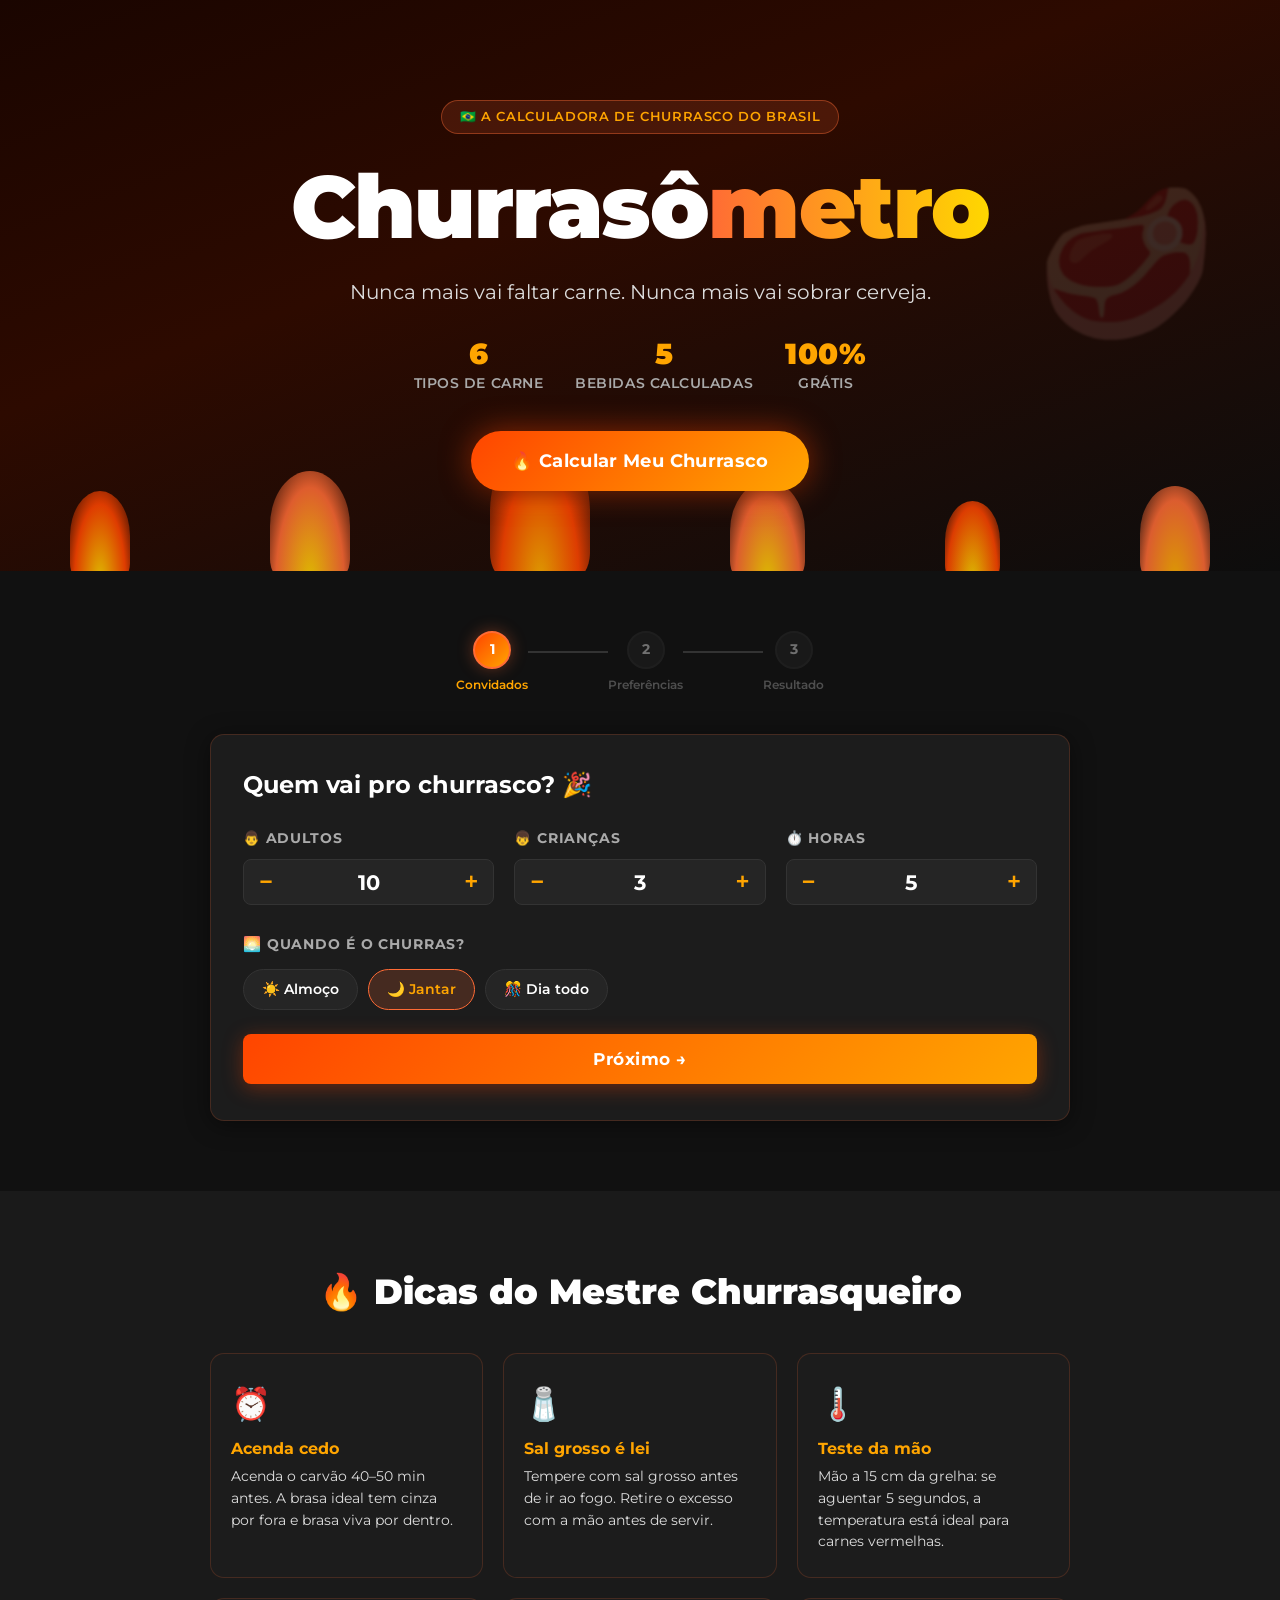
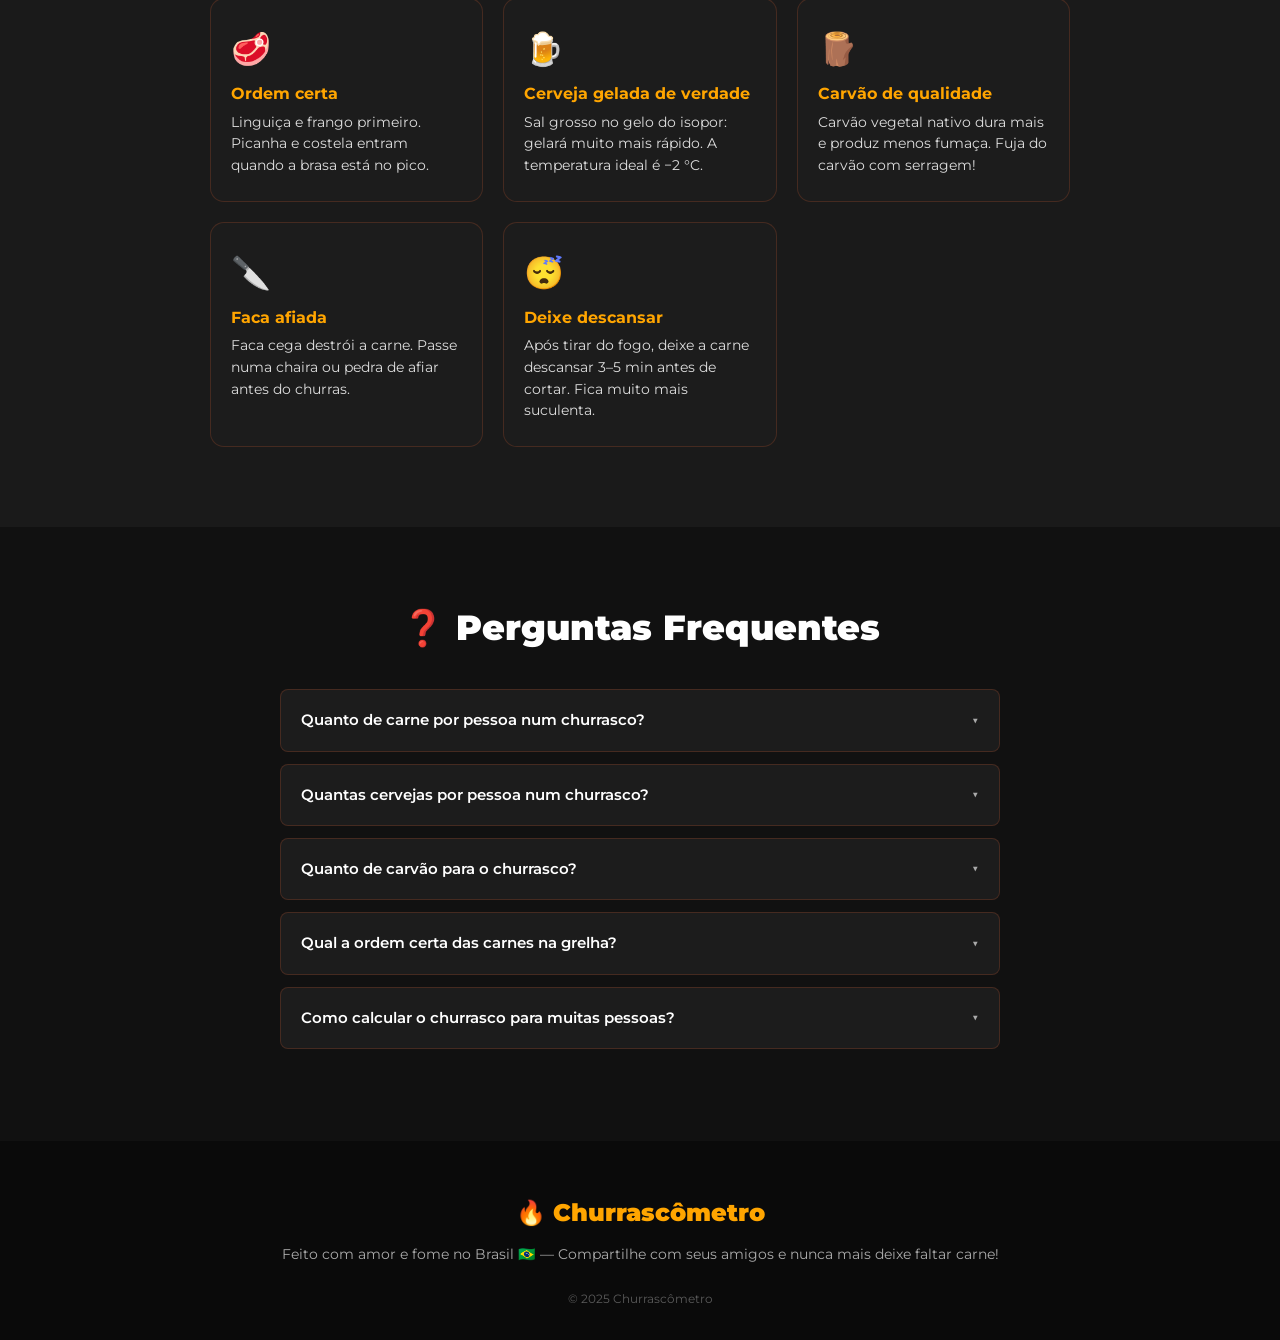
<file: index.html>
<!DOCTYPE html>
<html lang="pt-BR">
<head>
  <meta charset="UTF-8">
  <meta name="viewport" content="width=device-width, initial-scale=1.0">
  <title>Churrascômetro 🔥 Calculadora de Churrasco – Quanto de Carne por Pessoa?</title>
  <meta name="description" content="A calculadora de churrasco mais completa do Brasil! Calcule carne, cerveja, carvão, acompanhamentos e estimativa de custo. Grátis, rápido e certeiro!">
  <meta name="keywords" content="calculadora churrasco, churrascometro, quanto de carne por pessoa, carne churrasco, cerveja churrasco, carvão churrasco, picanha, costela, churrasco brasil">
  <meta name="robots" content="index, follow">
  <meta property="og:type" content="website">
  <meta property="og:title" content="🔥 Churrascômetro – Nunca Mais Vai Faltar Carne!">
  <meta property="og:description" content="Calcule tudo para o churrasco perfeito: carne, cerveja, carvão, acompanhamentos e estimativa de custo. Grátis!">
  <meta property="og:locale" content="pt_BR">
  <script type="application/ld+json">
  {"@context":"https://schema.org","@type":"WebApplication","name":"Churrascômetro","description":"Calculadora de churrasco mais completa do Brasil","applicationCategory":"UtilitiesApplication","operatingSystem":"Any","inLanguage":"pt-BR","offers":{"@type":"Offer","price":"0"}}
  </script>
  <link rel="preconnect" href="https://fonts.googleapis.com">
  <link rel="preconnect" href="https://fonts.gstatic.com" crossorigin>
  <link href="https://fonts.googleapis.com/css2?family=Montserrat:wght@400;600;700;900&display=swap" rel="stylesheet">
  <link rel="stylesheet" href="styles.css">
</head>
<body>

<!-- ===== HERO ===== -->
<header class="hero">
  <div class="hero-flames">
    <div class="flame f1"></div><div class="flame f2"></div><div class="flame f3"></div>
    <div class="flame f4"></div><div class="flame f5"></div><div class="flame f6"></div>
  </div>
  <div class="hero-inner">
    <div class="hero-badge">🇧🇷 A calculadora de churrasco do Brasil</div>
    <h1 class="hero-title">Churrasô<span class="brand-accent">metro</span></h1>
    <p class="hero-sub">Nunca mais vai faltar carne. Nunca mais vai sobrar cerveja.</p>
    <div class="hero-stats">
      <div class="hstat"><span>6</span> tipos de carne</div>
      <div class="hstat"><span>5</span> bebidas calculadas</div>
      <div class="hstat"><span>100%</span> grátis</div>
    </div>
    <a href="#calculadora" class="hero-cta">🔥 Calcular Meu Churrasco</a>
  </div>
  <div class="hero-emoji">🥩</div>
</header>

<!-- ===== CALCULATOR ===== -->
<main id="calculadora" class="calc-wrap">
  <div class="container">

    <!-- Step indicator -->
    <nav class="steps-nav" aria-label="Passos do formulário">
      <div class="sn-item active" id="sni-1"><div class="sn-dot">1</div><span>Convidados</span></div>
      <div class="sn-line" id="snl-1"></div>
      <div class="sn-item" id="sni-2"><div class="sn-dot">2</div><span>Preferências</span></div>
      <div class="sn-line" id="snl-2"></div>
      <div class="sn-item" id="sni-3"><div class="sn-dot">3</div><span>Resultado</span></div>
    </nav>

    <!-- STEP 1 -->
    <section class="card" id="step1">
      <h2>Quem vai pro churrasco? 🎉</h2>

      <div class="counters-row">
        <div class="ctr-group">
          <label>👨 Adultos</label>
          <div class="ctr">
            <button class="ctr-btn" onclick="changeCount('adultos',-1)">−</button>
            <input type="number" id="adultos" value="10" min="0" readonly>
            <button class="ctr-btn" onclick="changeCount('adultos',1)">+</button>
          </div>
        </div>
        <div class="ctr-group">
          <label>👦 Crianças</label>
          <div class="ctr">
            <button class="ctr-btn" onclick="changeCount('criancas',-1)">−</button>
            <input type="number" id="criancas" value="3" min="0" readonly>
            <button class="ctr-btn" onclick="changeCount('criancas',1)">+</button>
          </div>
        </div>
        <div class="ctr-group">
          <label>⏱️ Horas</label>
          <div class="ctr">
            <button class="ctr-btn" onclick="changeCount('duracao',-1)">−</button>
            <input type="number" id="duracao" value="5" min="1" max="24" readonly>
            <button class="ctr-btn" onclick="changeCount('duracao',1)">+</button>
          </div>
        </div>
      </div>

      <div class="field-group">
        <p class="field-label">🌅 Quando é o churras?</p>
        <div class="pill-row">
          <label class="pill"><input type="radio" name="horario" value="almoco"> ☀️ Almoço</label>
          <label class="pill"><input type="radio" name="horario" value="janta" checked> 🌙 Jantar</label>
          <label class="pill"><input type="radio" name="horario" value="diaall"> 🎊 Dia todo</label>
        </div>
      </div>

      <button class="btn-next" onclick="goToStep(2)">Próximo →</button>
    </section>

    <!-- STEP 2 -->
    <section class="card hidden" id="step2">
      <h2>Como vai ser o churras? 🥩</h2>

      <div class="field-group">
        <p class="field-label">💰 Perfil do Churrasco</p>
        <div class="profile-grid">
          <label class="pcard">
            <input type="radio" name="perfil" value="economico">
            <div class="pcard-body"><span>🤑</span><strong>Econômico</strong><small>No capricho sem gastar demais</small></div>
          </label>
          <label class="pcard">
            <input type="radio" name="perfil" value="medio" checked>
            <div class="pcard-body"><span>😎</span><strong>Médio</strong><small>O churrasco clássico perfeito</small></div>
          </label>
          <label class="pcard">
            <input type="radio" name="perfil" value="premium">
            <div class="pcard-body"><span>👑</span><strong>Premium</strong><small>O churrasco dos sonhos</small></div>
          </label>
        </div>
      </div>

      <div class="field-group">
        <p class="field-label">🍺 Quais bebidas? <em>(marque todas as que terão)</em></p>
        <div class="check-row">
          <label class="cpill"><input type="checkbox" id="cb-cerveja" checked> 🍺 Cerveja</label>
          <label class="cpill"><input type="checkbox" id="cb-caipirinha"> 🍹 Caipirinha</label>
          <label class="cpill"><input type="checkbox" id="cb-vinho"> 🍷 Vinho</label>
          <label class="cpill"><input type="checkbox" id="cb-refri" checked> 🥤 Refrigerante</label>
          <label class="cpill"><input type="checkbox" id="cb-agua" checked> 💧 Água</label>
        </div>
      </div>

      <div class="field-group">
        <p class="field-label">🥦 Tem vegetarianos no rolo?</p>
        <div class="pill-row">
          <label class="pill"><input type="radio" name="veg" value="0" checked> 🥩 Não</label>
          <label class="pill"><input type="radio" name="veg" value="20"> 🤏 Poucos</label>
          <label class="pill"><input type="radio" name="veg" value="50"> ⚖️ Metade</label>
          <label class="pill"><input type="radio" name="veg" value="100"> 🌱 Todos</label>
        </div>
      </div>

      <div class="btn-pair">
        <button class="btn-back" onclick="goToStep(1)">← Voltar</button>
        <button class="btn-fire" onclick="calcular()">🔥 CALCULAR!</button>
      </div>
    </section>

    <!-- STEP 3 – RESULTS -->
    <section class="card hidden" id="step3">

      <div id="score-banner" class="score-banner"></div>
      <div id="quick-summary" class="quick-summary"></div>

      <div class="res-block" id="bloco-carnes">
        <h3 class="res-title">🥩 Carnes</h3>
        <div class="res-grid" id="grid-carnes"></div>
      </div>

      <div class="res-block" id="bloco-bebidas">
        <h3 class="res-title">🍺 Bebidas &amp; Gelo</h3>
        <div class="res-grid" id="grid-bebidas"></div>
      </div>

      <div class="res-block">
        <h3 class="res-title">🥗 Acompanhamentos</h3>
        <div class="res-grid" id="grid-acomp"></div>
      </div>

      <div class="res-block">
        <h3 class="res-title">🪵 Carvão &amp; Churrasqueira</h3>
        <div class="res-grid" id="grid-carvao"></div>
      </div>

      <div class="res-block">
        <h3 class="res-title">💰 Estimativa de Custo</h3>
        <div id="budget-box" class="budget-box"></div>
      </div>

      <div class="res-block">
        <h3 class="res-title">🛒 Lista de Compras</h3>
        <div id="shopping-list" class="shopping-list"></div>
        <div class="share-row">
          <button class="sbtn wpp" onclick="shareWhatsApp()">📱 WhatsApp</button>
          <button class="sbtn copy" onclick="copyList()">📋 Copiar</button>
          <button class="sbtn again" onclick="goToStep(1)">🔄 Recalcular</button>
        </div>
        <div id="copy-toast" class="copy-toast">✅ Lista copiada!</div>
      </div>

    </section>
  </div>
</main>

<!-- ===== TIPS ===== -->
<section class="tips-wrap">
  <div class="container">
    <h2 class="section-h">🔥 Dicas do Mestre Churrasqueiro</h2>
    <div class="tips-grid">
      <div class="tip"><span class="tip-ico">⏰</span><h3>Acenda cedo</h3><p>Acenda o carvão 40–50 min antes. A brasa ideal tem cinza por fora e brasa viva por dentro.</p></div>
      <div class="tip"><span class="tip-ico">🧂</span><h3>Sal grosso é lei</h3><p>Tempere com sal grosso antes de ir ao fogo. Retire o excesso com a mão antes de servir.</p></div>
      <div class="tip"><span class="tip-ico">🌡️</span><h3>Teste da mão</h3><p>Mão a 15 cm da grelha: se aguentar 5 segundos, a temperatura está ideal para carnes vermelhas.</p></div>
      <div class="tip"><span class="tip-ico">🥩</span><h3>Ordem certa</h3><p>Linguiça e frango primeiro. Picanha e costela entram quando a brasa está no pico.</p></div>
      <div class="tip"><span class="tip-ico">🍺</span><h3>Cerveja gelada de verdade</h3><p>Sal grosso no gelo do isopor: gelará muito mais rápido. A temperatura ideal é −2 °C.</p></div>
      <div class="tip"><span class="tip-ico">🪵</span><h3>Carvão de qualidade</h3><p>Carvão vegetal nativo dura mais e produz menos fumaça. Fuja do carvão com serragem!</p></div>
      <div class="tip"><span class="tip-ico">🔪</span><h3>Faca afiada</h3><p>Faca cega destrói a carne. Passe numa chaira ou pedra de afiar antes do churras.</p></div>
      <div class="tip"><span class="tip-ico">😴</span><h3>Deixe descansar</h3><p>Após tirar do fogo, deixe a carne descansar 3–5 min antes de cortar. Fica muito mais suculenta.</p></div>
    </div>
  </div>
</section>

<!-- ===== FAQ ===== -->
<section class="faq-wrap">
  <div class="container">
    <h2 class="section-h">❓ Perguntas Frequentes</h2>
    <div class="faq-list">
      <details class="faq">
        <summary>Quanto de carne por pessoa num churrasco?</summary>
        <p>Em média, 400–500 g por adulto para um churrasco de 4–6 horas. Para eventos mais longos ou festas grandes, calcule 600–800 g. Crianças consomem cerca de metade da porção adulta.</p>
      </details>
      <details class="faq">
        <summary>Quantas cervejas por pessoa num churrasco?</summary>
        <p>A média brasileira é de 4–6 long necks (600 ml) por adulto num evento de 5 horas. Varia muito com o calor e o perfil dos convidados.</p>
      </details>
      <details class="faq">
        <summary>Quanto de carvão para o churrasco?</summary>
        <p>Regra geral: 1 saco de 5 kg para cada 4–5 kg de carne. Para um churrasco médio de 10 pessoas, 1 a 2 sacos de 5 kg costumam bastar.</p>
      </details>
      <details class="faq">
        <summary>Qual a ordem certa das carnes na grelha?</summary>
        <p>Linguiça e frango primeiro (precisam de mais tempo), depois costela, e por último picanha e maminha, que preferem brasa forte e tempo menor.</p>
      </details>
      <details class="faq">
        <summary>Como calcular o churrasco para muitas pessoas?</summary>
        <p>Use a nossa calculadora acima! Informe o número de adultos e crianças, a duração e o perfil, e a ferramenta gera automaticamente a lista completa com carnes, bebidas, carvão e acompanhamentos.</p>
      </details>
    </div>
  </div>
</section>

<!-- ===== FOOTER ===== -->
<footer class="footer">
  <div class="container">
    <p class="footer-brand">🔥 Churrascômetro</p>
    <p>Feito com amor e fome no Brasil 🇧🇷 — Compartilhe com seus amigos e nunca mais deixe faltar carne!</p>
    <p class="footer-copy">© 2025 Churrascômetro</p>
  </div>
</footer>

<script src="./script.js"></script>
</body>
</html>
</file>
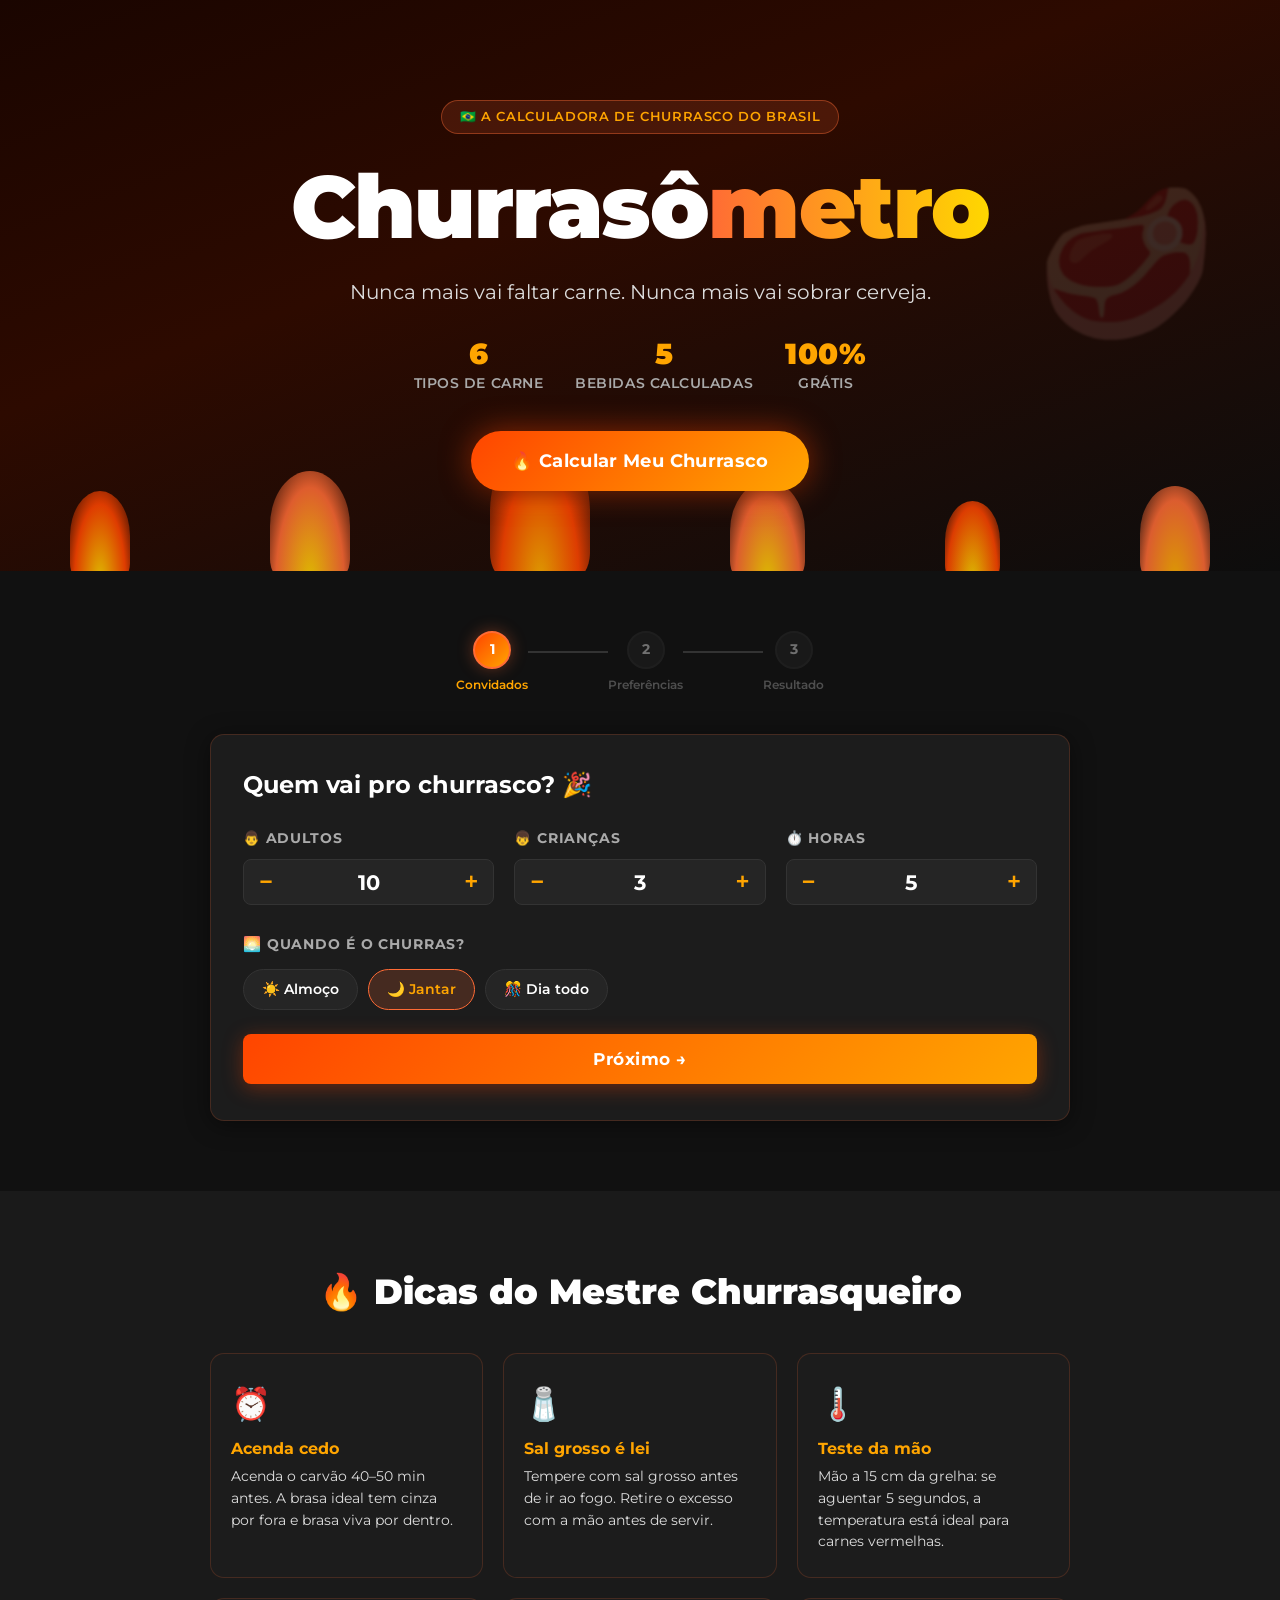
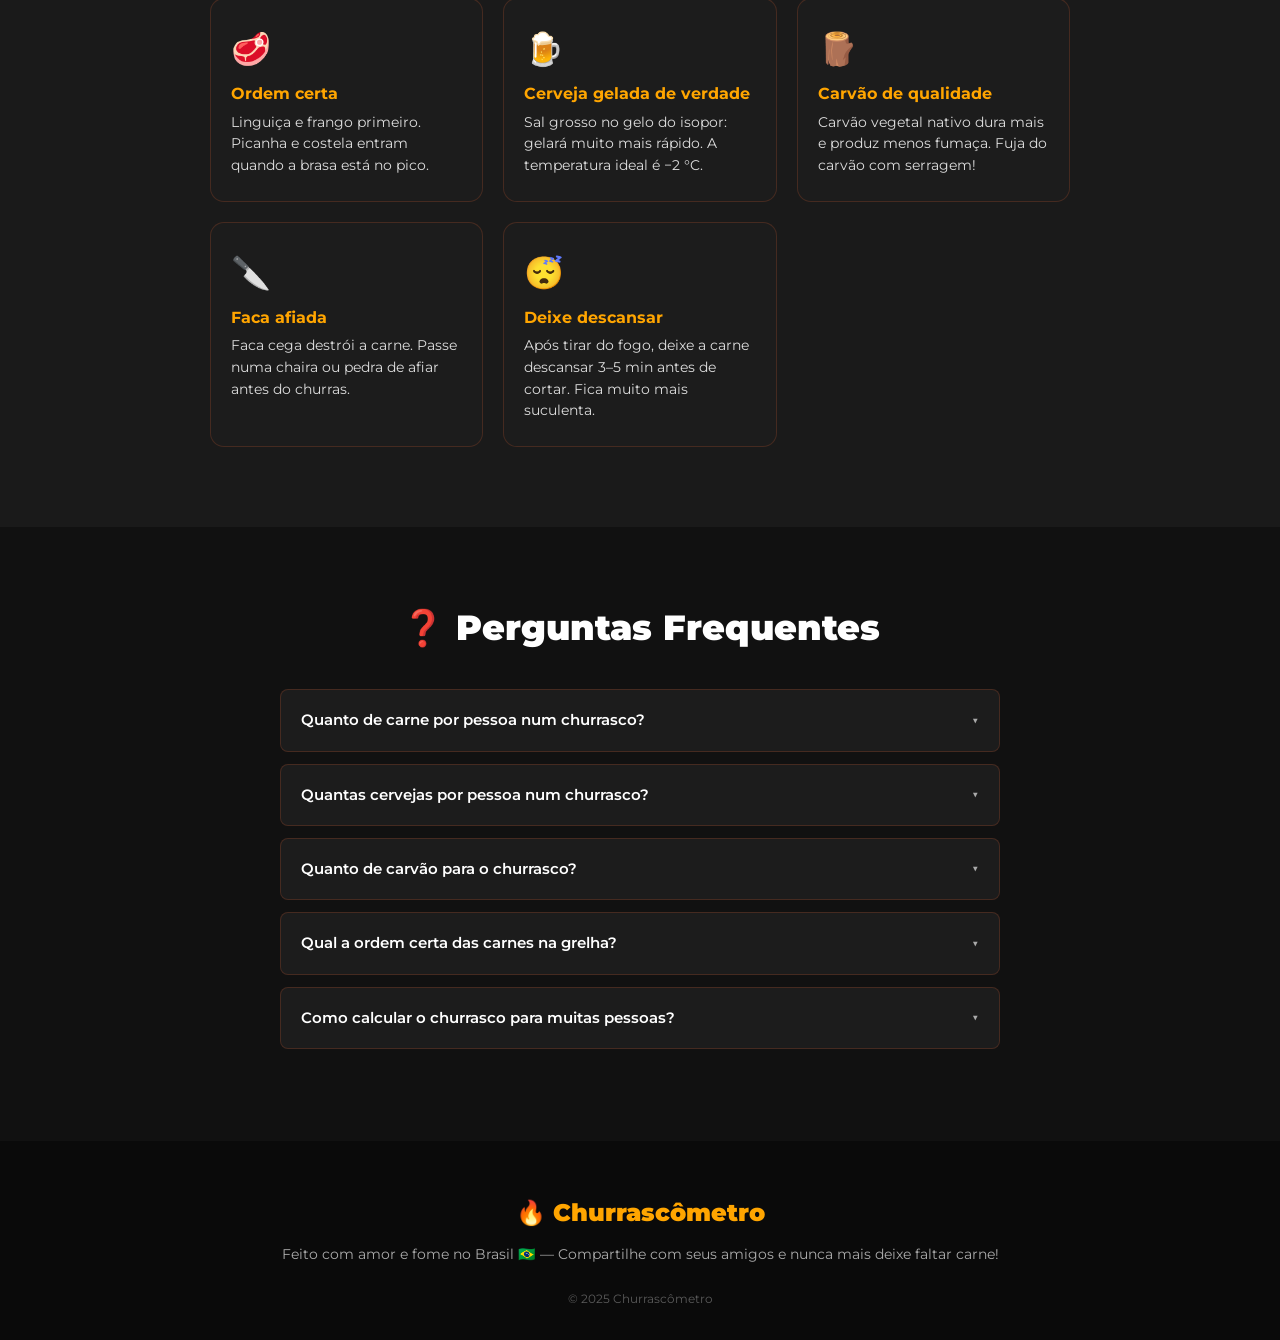
<file: index-standalone.html>
<!DOCTYPE html>
<html lang="pt-BR">
<head>
  <meta charset="UTF-8">
  <meta name="viewport" content="width=device-width, initial-scale=1.0">
  <title>Churrascômetro 🔥 Calculadora de Churrasco – Quanto de Carne por Pessoa?</title>
  <meta name="description" content="A calculadora de churrasco mais completa do Brasil! Calcule carne, cerveja, carvão, acompanhamentos e estimativa de custo. Grátis, rápido e certeiro!">
  <meta name="keywords" content="calculadora churrasco, churrascometro, quanto de carne por pessoa, carne churrasco, cerveja churrasco, carvão churrasco, picanha, costela, churrasco brasil">
  <meta name="robots" content="index, follow">
  <meta property="og:type" content="website">
  <meta property="og:title" content="🔥 Churrascômetro – Nunca Mais Vai Faltar Carne!">
  <meta property="og:description" content="Calcule tudo para o churrasco perfeito: carne, cerveja, carvão, acompanhamentos e estimativa de custo. Grátis!">
  <meta property="og:locale" content="pt_BR">
  <script type="application/ld+json">
  {"@context":"https://schema.org","@type":"WebApplication","name":"Churrascômetro","description":"Calculadora de churrasco mais completa do Brasil","applicationCategory":"UtilitiesApplication","operatingSystem":"Any","inLanguage":"pt-BR","offers":{"@type":"Offer","price":"0"}}
  </script>
  <link rel="preconnect" href="https://fonts.googleapis.com">
  <link rel="preconnect" href="https://fonts.gstatic.com" crossorigin>
  <link href="https://fonts.googleapis.com/css2?family=Montserrat:wght@400;600;700;900&display=swap" rel="stylesheet">
  <style>/* ============================================================
   CHURRASCÔMETRO – styles.css
   Fire-themed dark design · Mobile-first · 2025
   ============================================================ */

/* ---------- CSS VARIABLES ---------- */
:root {
  --fire-1: #ff4500;
  --fire-2: #ff6b35;
  --fire-3: #ffa500;
  --fire-4: #ffd700;
  --dark-0: #0a0a0a;
  --dark-1: #111111;
  --dark-2: #1a1a1a;
  --dark-3: #252525;
  --dark-4: #333333;
  --text-1: #ffffff;
  --text-2: #dddddd;
  --text-3: #aaaaaa;
  --accent: #ff6b35;
  --accent-glow: rgba(255, 107, 53, 0.35);
  --card-bg: #1c1c1c;
  --card-border: rgba(255, 107, 53, 0.18);
  --radius: 14px;
  --radius-sm: 8px;
  --transition: 0.25s ease;
  --shadow: 0 4px 24px rgba(0,0,0,0.45);
}

/* ---------- RESET ---------- */
*, *::before, *::after { box-sizing: border-box; margin: 0; padding: 0; }

html { scroll-behavior: smooth; }

body {
  font-family: 'Montserrat', sans-serif;
  background: var(--dark-1);
  color: var(--text-1);
  line-height: 1.6;
  min-height: 100vh;
}

/* ---------- TYPOGRAPHY ---------- */
h1, h2, h3 { line-height: 1.2; }

/* ---------- CONTAINER ---------- */
.container { max-width: 900px; margin: 0 auto; padding: 0 20px; }

/* ============================================================
   HERO
   ============================================================ */
.hero {
  position: relative;
  background: linear-gradient(160deg, #1a0500 0%, #2d0a00 40%, #0d0d0d 100%);
  overflow: hidden;
  padding: 100px 20px 80px;
  text-align: center;
}

/* Fire animation */
.hero-flames {
  position: absolute;
  bottom: -10px;
  left: 0;
  right: 0;
  height: 120px;
  display: flex;
  align-items: flex-end;
  justify-content: space-around;
  pointer-events: none;
}

.flame {
  border-radius: 50% 50% 20% 20%;
  animation: flicker infinite ease-in-out alternate;
  transform-origin: bottom center;
  opacity: 0.85;
}

.f1 { width: 60px; height: 90px;  background: radial-gradient(ellipse at bottom, #ffd700, #ff4500 60%, transparent); animation-duration: 1.8s; }
.f2 { width: 80px; height: 110px; background: radial-gradient(ellipse at bottom, #ffd700, #ff6b35 60%, transparent); animation-duration: 2.1s; animation-delay: 0.3s; }
.f3 { width: 100px;height: 140px; background: radial-gradient(ellipse at bottom, #ffb300, #ff4500 55%, transparent); animation-duration: 1.6s; animation-delay: 0.1s; }
.f4 { width: 75px; height: 100px; background: radial-gradient(ellipse at bottom, #ffd700, #ff6b35 60%, transparent); animation-duration: 2.3s; animation-delay: 0.5s; }
.f5 { width: 55px; height: 80px;  background: radial-gradient(ellipse at bottom, #ffd700, #ff4500 65%, transparent); animation-duration: 1.9s; animation-delay: 0.2s; }
.f6 { width: 70px; height: 95px;  background: radial-gradient(ellipse at bottom, #ffb300, #ff6b35 60%, transparent); animation-duration: 2.0s; animation-delay: 0.7s; }

@keyframes flicker {
  0%   { transform: scaleX(1)    scaleY(1)    rotate(-1deg); }
  25%  { transform: scaleX(0.95) scaleY(1.08) rotate(1.5deg); }
  50%  { transform: scaleX(1.04) scaleY(0.96) rotate(-2deg); }
  75%  { transform: scaleX(0.97) scaleY(1.05) rotate(1deg); }
  100% { transform: scaleX(1.02) scaleY(0.98) rotate(-0.5deg); }
}

.hero-inner { position: relative; z-index: 1; max-width: 700px; margin: 0 auto; }

.hero-badge {
  display: inline-block;
  background: rgba(255, 107, 53, 0.15);
  border: 1px solid rgba(255, 107, 53, 0.4);
  color: var(--fire-3);
  border-radius: 100px;
  padding: 6px 18px;
  font-size: 0.8rem;
  font-weight: 600;
  letter-spacing: 0.05em;
  text-transform: uppercase;
  margin-bottom: 20px;
}

.hero-title {
  font-size: clamp(2.8rem, 8vw, 5.5rem);
  font-weight: 900;
  color: var(--text-1);
  letter-spacing: -0.02em;
  margin-bottom: 16px;
}

.brand-accent {
  background: linear-gradient(90deg, var(--fire-2), var(--fire-4));
  -webkit-background-clip: text;
  -webkit-text-fill-color: transparent;
  background-clip: text;
}

.hero-sub {
  font-size: clamp(1rem, 3vw, 1.25rem);
  color: var(--text-2);
  margin-bottom: 32px;
  font-weight: 400;
}

.hero-stats {
  display: flex;
  justify-content: center;
  gap: 32px;
  margin-bottom: 36px;
  flex-wrap: wrap;
}

.hstat {
  font-size: 0.85rem;
  color: var(--text-3);
  font-weight: 600;
  text-transform: uppercase;
  letter-spacing: 0.04em;
}

.hstat span {
  display: block;
  font-size: 1.8rem;
  font-weight: 900;
  color: var(--fire-3);
  line-height: 1;
  margin-bottom: 4px;
}

.hero-cta {
  display: inline-block;
  background: linear-gradient(135deg, var(--fire-1), var(--fire-3));
  color: white;
  text-decoration: none;
  font-weight: 700;
  font-size: 1.1rem;
  padding: 16px 40px;
  border-radius: 100px;
  box-shadow: 0 0 30px rgba(255, 69, 0, 0.5), 0 4px 15px rgba(0,0,0,0.4);
  transition: transform var(--transition), box-shadow var(--transition);
  letter-spacing: 0.02em;
}

.hero-cta:hover {
  transform: translateY(-2px);
  box-shadow: 0 0 45px rgba(255, 69, 0, 0.7), 0 8px 20px rgba(0,0,0,0.5);
}

.hero-emoji {
  position: absolute;
  right: 5%;
  top: 50%;
  transform: translateY(-60%);
  font-size: clamp(5rem, 12vw, 9rem);
  opacity: 0.12;
  pointer-events: none;
  z-index: 0;
  filter: blur(1px);
}

/* ============================================================
   CALCULATOR SECTION
   ============================================================ */
.calc-wrap { padding: 60px 0 40px; }

/* ---------- Steps nav ---------- */
.steps-nav {
  display: flex;
  align-items: center;
  justify-content: center;
  margin-bottom: 40px;
  gap: 0;
}

.sn-item {
  display: flex;
  flex-direction: column;
  align-items: center;
  gap: 6px;
  opacity: 0.4;
  transition: opacity var(--transition);
}

.sn-item.active, .sn-item.done { opacity: 1; }

.sn-dot {
  width: 38px;
  height: 38px;
  border-radius: 50%;
  background: var(--dark-3);
  border: 2px solid var(--dark-4);
  display: flex;
  align-items: center;
  justify-content: center;
  font-weight: 700;
  font-size: 0.9rem;
  transition: background var(--transition), border-color var(--transition);
}

.sn-item.active .sn-dot {
  background: linear-gradient(135deg, var(--fire-1), var(--fire-3));
  border-color: var(--fire-2);
  box-shadow: 0 0 16px var(--accent-glow);
}

.sn-item.done .sn-dot {
  background: var(--fire-3);
  border-color: var(--fire-3);
}

.sn-item span { font-size: 0.75rem; font-weight: 600; color: var(--text-3); }
.sn-item.active span, .sn-item.done span { color: var(--fire-3); }

.sn-line {
  flex: 1;
  height: 2px;
  background: var(--dark-4);
  max-width: 80px;
  transition: background var(--transition);
  margin-top: -20px;
}

.sn-line.done { background: var(--fire-3); }

/* ---------- Form Card ---------- */
.card {
  background: var(--card-bg);
  border: 1px solid var(--card-border);
  border-radius: var(--radius);
  padding: 36px 32px;
  margin-bottom: 30px;
  box-shadow: var(--shadow);
}

.card.hidden { display: none; }

.card h2 {
  font-size: 1.5rem;
  font-weight: 700;
  margin-bottom: 28px;
  color: var(--text-1);
}

/* ---------- Counters ---------- */
.counters-row {
  display: flex;
  gap: 20px;
  margin-bottom: 28px;
  flex-wrap: wrap;
}

.ctr-group {
  flex: 1;
  min-width: 130px;
}

.ctr-group label {
  display: block;
  font-size: 0.85rem;
  font-weight: 700;
  color: var(--text-3);
  text-transform: uppercase;
  letter-spacing: 0.06em;
  margin-bottom: 10px;
}

.ctr {
  display: flex;
  align-items: center;
  gap: 0;
  background: var(--dark-3);
  border: 1px solid var(--dark-4);
  border-radius: var(--radius-sm);
  overflow: hidden;
}

.ctr-btn {
  background: none;
  border: none;
  color: var(--fire-3);
  font-size: 1.4rem;
  font-weight: 700;
  width: 44px;
  height: 44px;
  cursor: pointer;
  transition: background var(--transition);
  display: flex;
  align-items: center;
  justify-content: center;
  line-height: 1;
}

.ctr-btn:hover { background: rgba(255, 107, 53, 0.15); }
.ctr-btn:active { background: rgba(255, 107, 53, 0.3); }

.ctr input[type="number"] {
  flex: 1;
  background: none;
  border: none;
  color: var(--text-1);
  font-family: 'Montserrat', sans-serif;
  font-size: 1.3rem;
  font-weight: 700;
  text-align: center;
  width: 0; /* flex takes over */
  outline: none;
  -moz-appearance: textfield;
}

.ctr input[type="number"]::-webkit-outer-spin-button,
.ctr input[type="number"]::-webkit-inner-spin-button { -webkit-appearance: none; }

/* ---------- Field groups ---------- */
.field-group { margin-bottom: 24px; }

.field-label {
  font-size: 0.9rem;
  font-weight: 700;
  color: var(--text-3);
  text-transform: uppercase;
  letter-spacing: 0.06em;
  margin-bottom: 12px;
}

.field-label em { font-style: normal; text-transform: none; font-weight: 400; color: var(--text-3); }

/* ---------- Radio pills ---------- */
.pill-row {
  display: flex;
  gap: 10px;
  flex-wrap: wrap;
}

.pill {
  cursor: pointer;
  display: inline-flex;
  align-items: center;
  gap: 6px;
  background: var(--dark-3);
  border: 1.5px solid var(--dark-4);
  border-radius: 100px;
  padding: 8px 18px;
  font-size: 0.9rem;
  font-weight: 600;
  transition: background var(--transition), border-color var(--transition), color var(--transition);
  user-select: none;
}

.pill input[type="radio"] { display: none; }

.pill:has(input:checked) {
  background: rgba(255, 107, 53, 0.18);
  border-color: var(--fire-2);
  color: var(--fire-3);
}

/* ---------- Profile cards ---------- */
.profile-grid {
  display: grid;
  grid-template-columns: repeat(3, 1fr);
  gap: 14px;
}

.pcard { cursor: pointer; }
.pcard input[type="radio"] { display: none; }

.pcard-body {
  display: flex;
  flex-direction: column;
  align-items: center;
  gap: 6px;
  padding: 18px 12px;
  background: var(--dark-3);
  border: 2px solid var(--dark-4);
  border-radius: var(--radius-sm);
  text-align: center;
  transition: background var(--transition), border-color var(--transition), box-shadow var(--transition);
}

.pcard-body span { font-size: 1.8rem; }
.pcard-body strong { font-size: 0.95rem; font-weight: 700; }
.pcard-body small { font-size: 0.75rem; color: var(--text-3); }

.pcard:has(input:checked) .pcard-body {
  background: rgba(255, 107, 53, 0.12);
  border-color: var(--fire-2);
  box-shadow: 0 0 20px rgba(255, 107, 53, 0.2);
}

/* ---------- Checkbox pills ---------- */
.check-row {
  display: flex;
  gap: 10px;
  flex-wrap: wrap;
}

.cpill {
  cursor: pointer;
  display: inline-flex;
  align-items: center;
  gap: 6px;
  background: var(--dark-3);
  border: 1.5px solid var(--dark-4);
  border-radius: 100px;
  padding: 8px 16px;
  font-size: 0.9rem;
  font-weight: 600;
  transition: background var(--transition), border-color var(--transition), color var(--transition);
  user-select: none;
}

.cpill input[type="checkbox"] { display: none; }

.cpill:has(input:checked) {
  background: rgba(255, 107, 53, 0.18);
  border-color: var(--fire-2);
  color: var(--fire-3);
}

/* ---------- Buttons ---------- */
.btn-next, .btn-fire {
  display: block;
  width: 100%;
  padding: 15px;
  border: none;
  border-radius: var(--radius-sm);
  font-family: 'Montserrat', sans-serif;
  font-size: 1.05rem;
  font-weight: 700;
  cursor: pointer;
  transition: transform var(--transition), box-shadow var(--transition);
  letter-spacing: 0.03em;
  margin-top: 8px;
}

.btn-next {
  background: linear-gradient(135deg, var(--fire-1), var(--fire-3));
  color: white;
  box-shadow: 0 4px 20px rgba(255, 69, 0, 0.35);
}

.btn-next:hover, .btn-fire:hover {
  transform: translateY(-2px);
  box-shadow: 0 8px 28px rgba(255, 69, 0, 0.5);
}

.btn-fire {
  background: linear-gradient(135deg, var(--fire-1), var(--fire-4));
  color: white;
  box-shadow: 0 4px 20px rgba(255, 69, 0, 0.35);
  font-size: 1.1rem;
}

.btn-pair { display: flex; gap: 12px; margin-top: 8px; }

.btn-back {
  background: var(--dark-3);
  border: 1.5px solid var(--dark-4);
  color: var(--text-2);
  border-radius: var(--radius-sm);
  padding: 14px 24px;
  font-family: 'Montserrat', sans-serif;
  font-size: 0.95rem;
  font-weight: 600;
  cursor: pointer;
  transition: background var(--transition);
  white-space: nowrap;
}

.btn-back:hover { background: var(--dark-4); }
.btn-pair .btn-fire { flex: 1; margin-top: 0; }

/* ============================================================
   RESULTS
   ============================================================ */

/* Score banner */
.score-banner {
  border-radius: var(--radius-sm);
  padding: 20px 24px;
  margin-bottom: 28px;
  text-align: center;
  font-size: 1.4rem;
  font-weight: 800;
  background: linear-gradient(135deg, #1a0800, #2d1200);
  border: 1px solid rgba(255, 107, 53, 0.3);
}

/* Quick summary chips */
.quick-summary {
  display: flex;
  gap: 12px;
  flex-wrap: wrap;
  margin-bottom: 30px;
}

.qs-chip {
  background: var(--dark-3);
  border: 1px solid var(--card-border);
  border-radius: 100px;
  padding: 8px 18px;
  font-size: 0.85rem;
  font-weight: 600;
}

/* Result blocks */
.res-block {
  margin-bottom: 32px;
}

.res-title {
  font-size: 1.1rem;
  font-weight: 700;
  color: var(--fire-3);
  margin-bottom: 14px;
  padding-bottom: 10px;
  border-bottom: 1px solid var(--card-border);
}

.res-grid {
  display: grid;
  grid-template-columns: repeat(auto-fill, minmax(175px, 1fr));
  gap: 12px;
}

.res-card {
  background: var(--dark-3);
  border: 1px solid var(--dark-4);
  border-radius: var(--radius-sm);
  padding: 16px 14px;
  transition: border-color var(--transition), box-shadow var(--transition);
  position: relative;
  overflow: hidden;
}

.res-card:hover {
  border-color: var(--fire-2);
  box-shadow: 0 0 18px rgba(255, 107, 53, 0.15);
}

.res-card::before {
  content: '';
  position: absolute;
  top: 0; left: 0; right: 0;
  height: 3px;
  background: linear-gradient(90deg, var(--fire-1), var(--fire-3));
  border-radius: 2px 2px 0 0;
  opacity: 0;
  transition: opacity var(--transition);
}

.res-card:hover::before { opacity: 1; }

.rc-icon { font-size: 1.8rem; margin-bottom: 6px; display: block; }
.rc-name { font-size: 0.78rem; font-weight: 600; color: var(--text-3); text-transform: uppercase; letter-spacing: 0.05em; margin-bottom: 4px; }
.rc-amount { font-size: 1.4rem; font-weight: 900; color: var(--text-1); line-height: 1; margin-bottom: 2px; }
.rc-unit { font-size: 0.8rem; color: var(--text-3); }
.rc-note { font-size: 0.72rem; color: var(--fire-3); margin-top: 6px; font-weight: 600; }

/* Budget box */
.budget-box {
  background: linear-gradient(135deg, #0f1a0a, #1a2d0f);
  border: 1px solid rgba(76, 175, 80, 0.3);
  border-radius: var(--radius-sm);
  padding: 24px;
  display: flex;
  flex-direction: column;
  gap: 8px;
}

.budget-range {
  font-size: 2rem;
  font-weight: 900;
  color: #4caf50;
  margin-bottom: 6px;
}

.budget-breakdown {
  display: grid;
  grid-template-columns: repeat(auto-fill, minmax(200px, 1fr));
  gap: 8px;
  margin-top: 8px;
}

.budget-item {
  display: flex;
  justify-content: space-between;
  align-items: center;
  font-size: 0.85rem;
  color: var(--text-2);
  padding: 6px 10px;
  background: rgba(255,255,255,0.04);
  border-radius: 6px;
}

.budget-item span:last-child { font-weight: 700; color: #81c784; }

.budget-note { font-size: 0.75rem; color: var(--text-3); margin-top: 6px; }

/* Shopping list */
.shopping-list {
  background: var(--dark-3);
  border-radius: var(--radius-sm);
  padding: 20px;
  margin-bottom: 20px;
}

.sl-category {
  margin-bottom: 16px;
}

.sl-category h4 {
  font-size: 0.8rem;
  font-weight: 700;
  text-transform: uppercase;
  letter-spacing: 0.08em;
  color: var(--fire-3);
  margin-bottom: 8px;
}

.sl-item {
  display: flex;
  justify-content: space-between;
  align-items: center;
  padding: 6px 0;
  border-bottom: 1px solid rgba(255,255,255,0.05);
  font-size: 0.9rem;
}

.sl-item:last-child { border-bottom: none; }

.sl-item span:last-child { font-weight: 700; color: var(--text-1); }

/* Share buttons */
.share-row {
  display: flex;
  gap: 12px;
  flex-wrap: wrap;
}

.sbtn {
  flex: 1;
  min-width: 120px;
  padding: 13px 16px;
  border: none;
  border-radius: var(--radius-sm);
  font-family: 'Montserrat', sans-serif;
  font-size: 0.9rem;
  font-weight: 700;
  cursor: pointer;
  transition: transform var(--transition), opacity var(--transition);
}

.sbtn:hover { transform: translateY(-1px); opacity: 0.9; }

.sbtn.wpp   { background: #25d366; color: #fff; }
.sbtn.copy  { background: var(--dark-4); color: var(--text-1); border: 1px solid var(--dark-4); }
.sbtn.again { background: linear-gradient(135deg, var(--fire-1), var(--fire-3)); color: #fff; }

/* Toast */
.copy-toast {
  text-align: center;
  color: #4caf50;
  font-size: 0.9rem;
  font-weight: 700;
  margin-top: 12px;
  opacity: 0;
  transition: opacity 0.3s;
}

.copy-toast.show { opacity: 1; }

/* ============================================================
   TIPS SECTION
   ============================================================ */
.tips-wrap {
  background: var(--dark-2);
  padding: 80px 0;
}

.section-h {
  font-size: clamp(1.6rem, 4vw, 2.2rem);
  font-weight: 900;
  text-align: center;
  margin-bottom: 40px;
}

.tips-grid {
  display: grid;
  grid-template-columns: repeat(auto-fill, minmax(220px, 1fr));
  gap: 20px;
}

.tip {
  background: var(--card-bg);
  border: 1px solid var(--card-border);
  border-radius: var(--radius);
  padding: 24px 20px;
  transition: transform var(--transition), box-shadow var(--transition);
}

.tip:hover {
  transform: translateY(-3px);
  box-shadow: 0 8px 30px rgba(255, 107, 53, 0.15);
}

.tip-ico {
  font-size: 2rem;
  display: block;
  margin-bottom: 10px;
}

.tip h3 {
  font-size: 1rem;
  font-weight: 700;
  margin-bottom: 8px;
  color: var(--fire-3);
}

.tip p {
  font-size: 0.85rem;
  color: var(--text-2);
  line-height: 1.6;
}

/* ============================================================
   FAQ SECTION
   ============================================================ */
.faq-wrap {
  padding: 80px 0;
  background: var(--dark-1);
}

.faq-list { max-width: 720px; margin: 0 auto; }

.faq {
  background: var(--card-bg);
  border: 1px solid var(--card-border);
  border-radius: var(--radius-sm);
  margin-bottom: 12px;
  overflow: hidden;
}

.faq summary {
  padding: 18px 20px;
  cursor: pointer;
  font-weight: 600;
  font-size: 0.95rem;
  list-style: none;
  display: flex;
  align-items: center;
  justify-content: space-between;
  transition: color var(--transition);
}

.faq summary:hover { color: var(--fire-3); }

.faq summary::after {
  content: '▼';
  font-size: 0.7rem;
  color: var(--text-3);
  transition: transform var(--transition);
}

.faq[open] summary::after { transform: rotate(180deg); }

.faq p {
  padding: 0 20px 18px;
  font-size: 0.88rem;
  color: var(--text-2);
  line-height: 1.7;
  border-top: 1px solid var(--card-border);
  padding-top: 14px;
}

/* ============================================================
   FOOTER
   ============================================================ */
.footer {
  background: var(--dark-0);
  padding: 50px 0 30px;
  text-align: center;
  color: var(--text-3);
  font-size: 0.88rem;
  line-height: 1.8;
}

.footer-brand {
  font-size: 1.5rem;
  font-weight: 900;
  color: var(--fire-3);
  margin-bottom: 8px;
}

.footer-copy {
  margin-top: 20px;
  font-size: 0.78rem;
  opacity: 0.5;
}

/* ============================================================
   STEP TRANSITION
   ============================================================ */
@keyframes fadeSlideIn {
  from { opacity: 0; transform: translateY(16px); }
  to   { opacity: 1; transform: translateY(0); }
}

.card:not(.hidden) { animation: fadeSlideIn 0.35s ease forwards; }

/* ============================================================
   RESPONSIVE
   ============================================================ */
@media (max-width: 680px) {
  .card { padding: 24px 18px; }
  .counters-row { gap: 12px; }
  .profile-grid { grid-template-columns: repeat(3, 1fr); gap: 8px; }
  .pcard-body { padding: 12px 6px; }
  .pcard-body span { font-size: 1.4rem; }
  .pcard-body strong { font-size: 0.8rem; }
  .pcard-body small { display: none; }
  .hero-stats { gap: 20px; }
  .res-grid { grid-template-columns: repeat(auto-fill, minmax(140px, 1fr)); }
  .share-row { flex-direction: column; }
  .sbtn { min-width: 0; }
  .sn-line { max-width: 40px; }
  .hero-emoji { display: none; }
  .budget-breakdown { grid-template-columns: 1fr 1fr; }
}

@media (max-width: 420px) {
  .profile-grid { grid-template-columns: 1fr; }
  .pcard-body { flex-direction: row; gap: 10px; text-align: left; padding: 14px; }
  .pcard-body small { display: block; }
}

/* ============================================================
   NUMBER ANIMATION
   ============================================================ */
@keyframes countUp {
  from { opacity: 0; transform: scale(0.85); }
  to   { opacity: 1; transform: scale(1); }
}

.rc-amount { animation: countUp 0.4s ease forwards; }
</style>
</head>
<body>

<!-- ===== HERO ===== -->
<header class="hero">
  <div class="hero-flames">
    <div class="flame f1"></div><div class="flame f2"></div><div class="flame f3"></div>
    <div class="flame f4"></div><div class="flame f5"></div><div class="flame f6"></div>
  </div>
  <div class="hero-inner">
    <div class="hero-badge">🇧🇷 A calculadora de churrasco do Brasil</div>
    <h1 class="hero-title">Churrasô<span class="brand-accent">metro</span></h1>
    <p class="hero-sub">Nunca mais vai faltar carne. Nunca mais vai sobrar cerveja.</p>
    <div class="hero-stats">
      <div class="hstat"><span>6</span> tipos de carne</div>
      <div class="hstat"><span>5</span> bebidas calculadas</div>
      <div class="hstat"><span>100%</span> grátis</div>
    </div>
    <a href="#calculadora" class="hero-cta">🔥 Calcular Meu Churrasco</a>
  </div>
  <div class="hero-emoji">🥩</div>
</header>

<!-- ===== CALCULATOR ===== -->
<main id="calculadora" class="calc-wrap">
  <div class="container">

    <!-- Step indicator -->
    <nav class="steps-nav" aria-label="Passos do formulário">
      <div class="sn-item active" id="sni-1"><div class="sn-dot">1</div><span>Convidados</span></div>
      <div class="sn-line" id="snl-1"></div>
      <div class="sn-item" id="sni-2"><div class="sn-dot">2</div><span>Preferências</span></div>
      <div class="sn-line" id="snl-2"></div>
      <div class="sn-item" id="sni-3"><div class="sn-dot">3</div><span>Resultado</span></div>
    </nav>

    <!-- STEP 1 -->
    <section class="card" id="step1">
      <h2>Quem vai pro churrasco? 🎉</h2>

      <div class="counters-row">
        <div class="ctr-group">
          <label>👨 Adultos</label>
          <div class="ctr">
            <button class="ctr-btn" onclick="changeCount('adultos',-1)">−</button>
            <input type="number" id="adultos" value="10" min="0" readonly>
            <button class="ctr-btn" onclick="changeCount('adultos',1)">+</button>
          </div>
        </div>
        <div class="ctr-group">
          <label>👦 Crianças</label>
          <div class="ctr">
            <button class="ctr-btn" onclick="changeCount('criancas',-1)">−</button>
            <input type="number" id="criancas" value="3" min="0" readonly>
            <button class="ctr-btn" onclick="changeCount('criancas',1)">+</button>
          </div>
        </div>
        <div class="ctr-group">
          <label>⏱️ Horas</label>
          <div class="ctr">
            <button class="ctr-btn" onclick="changeCount('duracao',-1)">−</button>
            <input type="number" id="duracao" value="5" min="1" max="24" readonly>
            <button class="ctr-btn" onclick="changeCount('duracao',1)">+</button>
          </div>
        </div>
      </div>

      <div class="field-group">
        <p class="field-label">🌅 Quando é o churras?</p>
        <div class="pill-row">
          <label class="pill"><input type="radio" name="horario" value="almoco"> ☀️ Almoço</label>
          <label class="pill"><input type="radio" name="horario" value="janta" checked> 🌙 Jantar</label>
          <label class="pill"><input type="radio" name="horario" value="diaall"> 🎊 Dia todo</label>
        </div>
      </div>

      <button class="btn-next" onclick="goToStep(2)">Próximo →</button>
    </section>

    <!-- STEP 2 -->
    <section class="card hidden" id="step2">
      <h2>Como vai ser o churras? 🥩</h2>

      <div class="field-group">
        <p class="field-label">💰 Perfil do Churrasco</p>
        <div class="profile-grid">
          <label class="pcard">
            <input type="radio" name="perfil" value="economico">
            <div class="pcard-body"><span>🤑</span><strong>Econômico</strong><small>No capricho sem gastar demais</small></div>
          </label>
          <label class="pcard">
            <input type="radio" name="perfil" value="medio" checked>
            <div class="pcard-body"><span>😎</span><strong>Médio</strong><small>O churrasco clássico perfeito</small></div>
          </label>
          <label class="pcard">
            <input type="radio" name="perfil" value="premium">
            <div class="pcard-body"><span>👑</span><strong>Premium</strong><small>O churrasco dos sonhos</small></div>
          </label>
        </div>
      </div>

      <div class="field-group">
        <p class="field-label">🍺 Quais bebidas? <em>(marque todas as que terão)</em></p>
        <div class="check-row">
          <label class="cpill"><input type="checkbox" id="cb-cerveja" checked> 🍺 Cerveja</label>
          <label class="cpill"><input type="checkbox" id="cb-caipirinha"> 🍹 Caipirinha</label>
          <label class="cpill"><input type="checkbox" id="cb-vinho"> 🍷 Vinho</label>
          <label class="cpill"><input type="checkbox" id="cb-refri" checked> 🥤 Refrigerante</label>
          <label class="cpill"><input type="checkbox" id="cb-agua" checked> 💧 Água</label>
        </div>
      </div>

      <div class="field-group">
        <p class="field-label">🥦 Tem vegetarianos no rolo?</p>
        <div class="pill-row">
          <label class="pill"><input type="radio" name="veg" value="0" checked> 🥩 Não</label>
          <label class="pill"><input type="radio" name="veg" value="20"> 🤏 Poucos</label>
          <label class="pill"><input type="radio" name="veg" value="50"> ⚖️ Metade</label>
          <label class="pill"><input type="radio" name="veg" value="100"> 🌱 Todos</label>
        </div>
      </div>

      <div class="btn-pair">
        <button class="btn-back" onclick="goToStep(1)">← Voltar</button>
        <button class="btn-fire" onclick="calcular()">🔥 CALCULAR!</button>
      </div>
    </section>

    <!-- STEP 3 – RESULTS -->
    <section class="card hidden" id="step3">

      <div id="score-banner" class="score-banner"></div>
      <div id="quick-summary" class="quick-summary"></div>

      <div class="res-block" id="bloco-carnes">
        <h3 class="res-title">🥩 Carnes</h3>
        <div class="res-grid" id="grid-carnes"></div>
      </div>

      <div class="res-block" id="bloco-bebidas">
        <h3 class="res-title">🍺 Bebidas &amp; Gelo</h3>
        <div class="res-grid" id="grid-bebidas"></div>
      </div>

      <div class="res-block">
        <h3 class="res-title">🥗 Acompanhamentos</h3>
        <div class="res-grid" id="grid-acomp"></div>
      </div>

      <div class="res-block">
        <h3 class="res-title">🪵 Carvão &amp; Churrasqueira</h3>
        <div class="res-grid" id="grid-carvao"></div>
      </div>

      <div class="res-block">
        <h3 class="res-title">💰 Estimativa de Custo</h3>
        <div id="budget-box" class="budget-box"></div>
      </div>

      <div class="res-block">
        <h3 class="res-title">🛒 Lista de Compras</h3>
        <div id="shopping-list" class="shopping-list"></div>
        <div class="share-row">
          <button class="sbtn wpp" onclick="shareWhatsApp()">📱 WhatsApp</button>
          <button class="sbtn copy" onclick="copyList()">📋 Copiar</button>
          <button class="sbtn again" onclick="goToStep(1)">🔄 Recalcular</button>
        </div>
        <div id="copy-toast" class="copy-toast">✅ Lista copiada!</div>
      </div>

    </section>
  </div>
</main>

<!-- ===== TIPS ===== -->
<section class="tips-wrap">
  <div class="container">
    <h2 class="section-h">🔥 Dicas do Mestre Churrasqueiro</h2>
    <div class="tips-grid">
      <div class="tip"><span class="tip-ico">⏰</span><h3>Acenda cedo</h3><p>Acenda o carvão 40–50 min antes. A brasa ideal tem cinza por fora e brasa viva por dentro.</p></div>
      <div class="tip"><span class="tip-ico">🧂</span><h3>Sal grosso é lei</h3><p>Tempere com sal grosso antes de ir ao fogo. Retire o excesso com a mão antes de servir.</p></div>
      <div class="tip"><span class="tip-ico">🌡️</span><h3>Teste da mão</h3><p>Mão a 15 cm da grelha: se aguentar 5 segundos, a temperatura está ideal para carnes vermelhas.</p></div>
      <div class="tip"><span class="tip-ico">🥩</span><h3>Ordem certa</h3><p>Linguiça e frango primeiro. Picanha e costela entram quando a brasa está no pico.</p></div>
      <div class="tip"><span class="tip-ico">🍺</span><h3>Cerveja gelada de verdade</h3><p>Sal grosso no gelo do isopor: gelará muito mais rápido. A temperatura ideal é −2 °C.</p></div>
      <div class="tip"><span class="tip-ico">🪵</span><h3>Carvão de qualidade</h3><p>Carvão vegetal nativo dura mais e produz menos fumaça. Fuja do carvão com serragem!</p></div>
      <div class="tip"><span class="tip-ico">🔪</span><h3>Faca afiada</h3><p>Faca cega destrói a carne. Passe numa chaira ou pedra de afiar antes do churras.</p></div>
      <div class="tip"><span class="tip-ico">😴</span><h3>Deixe descansar</h3><p>Após tirar do fogo, deixe a carne descansar 3–5 min antes de cortar. Fica muito mais suculenta.</p></div>
    </div>
  </div>
</section>

<!-- ===== FAQ ===== -->
<section class="faq-wrap">
  <div class="container">
    <h2 class="section-h">❓ Perguntas Frequentes</h2>
    <div class="faq-list">
      <details class="faq">
        <summary>Quanto de carne por pessoa num churrasco?</summary>
        <p>Em média, 400–500 g por adulto para um churrasco de 4–6 horas. Para eventos mais longos ou festas grandes, calcule 600–800 g. Crianças consomem cerca de metade da porção adulta.</p>
      </details>
      <details class="faq">
        <summary>Quantas cervejas por pessoa num churrasco?</summary>
        <p>A média brasileira é de 4–6 long necks (600 ml) por adulto num evento de 5 horas. Varia muito com o calor e o perfil dos convidados.</p>
      </details>
      <details class="faq">
        <summary>Quanto de carvão para o churrasco?</summary>
        <p>Regra geral: 1 saco de 5 kg para cada 4–5 kg de carne. Para um churrasco médio de 10 pessoas, 1 a 2 sacos de 5 kg costumam bastar.</p>
      </details>
      <details class="faq">
        <summary>Qual a ordem certa das carnes na grelha?</summary>
        <p>Linguiça e frango primeiro (precisam de mais tempo), depois costela, e por último picanha e maminha, que preferem brasa forte e tempo menor.</p>
      </details>
      <details class="faq">
        <summary>Como calcular o churrasco para muitas pessoas?</summary>
        <p>Use a nossa calculadora acima! Informe o número de adultos e crianças, a duração e o perfil, e a ferramenta gera automaticamente a lista completa com carnes, bebidas, carvão e acompanhamentos.</p>
      </details>
    </div>
  </div>
</section>

<!-- ===== FOOTER ===== -->
<footer class="footer">
  <div class="container">
    <p class="footer-brand">🔥 Churrascômetro</p>
    <p>Feito com amor e fome no Brasil 🇧🇷 — Compartilhe com seus amigos e nunca mais deixe faltar carne!</p>
    <p class="footer-copy">© 2025 Churrascômetro</p>
  </div>
</footer>

<script>/* ============================================================
   CHURRASCÔMETRO – script.js
   Calculadora de churrasco mais completa do Brasil 🔥
   ============================================================ */

'use strict';

/* ----------------------------------------------------------------
   DADOS BASE
   Todos os valores por adulto, perfil médio, 5 horas de churrasco
----------------------------------------------------------------- */
const BASE = {
  // Carnes (g por adulto)
  carnes: {
    economico: {
      picanha:  150,
      costela:  150,
      frango:   130,
      linguica: 100,
    },
    medio: {
      picanha:  250,
      costela:  220,
      frango:   180,
      linguica: 130,
    },
    premium: {
      picanha:   350,
      costela:   280,
      frango:    180,
      linguica:  130,
      maminha:   180,
      queijocualho: 100,
    },
  },

  // Cervejas (latas 350 ml por adulto)
  cerveja: { economico: 3, medio: 5, premium: 7 },

  // Refrigerante (ml por pessoa)
  refri:   { economico: 350, medio: 550, premium: 800 },

  // Água (ml por pessoa)
  agua:    { economico: 500, medio: 700, premium: 1000 },

  // Acompanhamentos (g por pessoa)
  acomp: {
    farofa:    { economico: 80,  medio: 100, premium: 120 },
    maionese:  { economico: 40,  medio: 55,  premium: 70  },
    paodeAlho: { economico: 1,   medio: 2,   premium: 3   }, // unidades
  },

  // Preços médios 2025 (BRL)
  precos: {
    picanha:      100, // R$/kg
    costela:       50,
    frango:        23,
    linguica:      30,
    maminha:       72,
    queijocualho:  60,
    legumes:       15,
    halloumi:      55,
    cerveja350:     5, // R$/lata
    vinho:         45, // R$/garrafa 750ml
    refri2L:       10,
    agua500:        2.5,
    gelo5kg:       10,
    limao:          1,   // por unidade
    cachaca700:    32,
    farofa500g:    12,
    maionese250:    8,
    paodeAlho:      4,   // por unidade
    tomate:         4,   // R$/kg
    cebola:         5,   // R$/kg
    carvao5kg:     30,
  },
};

/* ----------------------------------------------------------------
   DADOS DO RESULTADO (globais para o compartilhamento)
----------------------------------------------------------------- */
let resultData = {};

/* ----------------------------------------------------------------
   NAVEGAÇÃO
----------------------------------------------------------------- */
function goToStep(n) {
  if (n === 2) {
    const adultos = parseInt(document.getElementById('adultos').value);
    if (adultos < 1) {
      alert('Adicione pelo menos 1 adulto para continuar. 😄');
      return;
    }
  }

  [1, 2, 3].forEach(i => {
    const el = document.getElementById('step' + i);
    if (el) el.classList.toggle('hidden', i !== n);

    const sni = document.getElementById('sni-' + i);
    if (sni) {
      sni.classList.toggle('active', i === n);
      sni.classList.toggle('done',   i < n);
    }

    const snl = document.getElementById('snl-' + i);
    if (snl) snl.classList.toggle('done', i < n);
  });

  if (n > 1) window.scrollTo({ top: document.getElementById('calculadora').offsetTop - 20, behavior: 'smooth' });
}

/* ----------------------------------------------------------------
   COUNTER INPUTS
----------------------------------------------------------------- */
function changeCount(id, delta) {
  const input = document.getElementById(id);
  const min = parseInt(input.min ?? 0);
  const max = parseInt(input.max ?? 9999);
  const val = Math.min(max, Math.max(min, (parseInt(input.value) || 0) + delta));
  input.value = val;
}

/* ----------------------------------------------------------------
   HELPERS
----------------------------------------------------------------- */
function kgStr(grams) {
  if (grams >= 1000) {
    const kg = (grams / 1000).toFixed(1).replace('.', ',');
    return kg + ' kg';
  }
  return grams + ' g';
}

function fmt(n) { return n.toLocaleString('pt-BR'); }

function fmtBRL(n) { return 'R$ ' + n.toLocaleString('pt-BR', { minimumFractionDigits: 0, maximumFractionDigits: 0 }); }

/* ----------------------------------------------------------------
   CORE CALCULATION
----------------------------------------------------------------- */
function calcular() {
  const adultos  = parseInt(document.getElementById('adultos').value)  || 0;
  const criancas = parseInt(document.getElementById('criancas').value) || 0;
  const duracao  = parseInt(document.getElementById('duracao').value)  || 5;
  const horario  = document.querySelector('input[name="horario"]:checked').value;
  const perfil   = document.querySelector('input[name="perfil"]:checked').value;
  const vegPct   = parseInt(document.querySelector('input[name="veg"]:checked').value);

  const temCerveja    = document.getElementById('cb-cerveja').checked;
  const temCaipirinha = document.getElementById('cb-caipirinha').checked;
  const temVinho      = document.getElementById('cb-vinho').checked;
  const temRefri      = document.getElementById('cb-refri').checked;
  const temAgua       = document.getElementById('cb-agua').checked;

  // Multiplicador de duração
  let durMult = 1;
  if      (horario === 'diaall') durMult = 1.7;
  else if (duracao <= 3)          durMult = 0.75;
  else if (duracao > 6)           durMult = 1.3;

  const vegRatio  = vegPct / 100;
  const carneiros  = adultos * (1 - vegRatio);   // adultos não-vegetarianos
  const carneirosCriancas = criancas * (1 - vegRatio);
  const totalPessoas = adultos + criancas;

  // ---- CARNES ----
  const receitaCarne = BASE.carnes[perfil];
  const carnes = {};
  let totalCarneGramas = 0;

  for (const [corte, gPP] of Object.entries(receitaCarne)) {
    const g = Math.round((carneiros * gPP + carneirosCriancas * gPP * 0.45) * durMult);
    carnes[corte] = g;
    totalCarneGramas += g;
  }

  // Opções vegetarianas
  const vegAdultos = adultos * vegRatio;
  if (vegAdultos > 0) {
    carnes.legumes    = Math.round(vegAdultos * (perfil === 'premium' ? 350 : 280) * durMult);
    if (perfil !== 'economico') carnes.halloumi = Math.round(vegAdultos * 150 * durMult);
    totalCarneGramas += (carnes.legumes || 0) + (carnes.halloumi || 0);
  }

  // ---- BEBIDAS ----
  const bebidas = {};

  if (temCerveja && adultos > 0) {
    const latas = Math.round(adultos * BASE.cerveja[perfil] * durMult);
    bebidas.cerveja = { latas, longnecks: Math.ceil(latas * 350 / 600) };
  }

  if (temCaipirinha && adultos > 0) {
    const porcoes = Math.round(adultos * (horario === 'diaall' ? 4 : 2) * durMult);
    bebidas.caipirinha = {
      limoes:   Math.ceil(porcoes / 2),
      cachaca:  Math.ceil(porcoes * 50 / 700), // garrafas 700ml
      acucar:   Math.round(porcoes * 15),       // g
    };
  }

  if (temVinho && adultos > 0) {
    bebidas.vinho = { garrafas: Math.ceil(adultos / 4 * durMult) };
  }

  if (temRefri) {
    const mlTotal = Math.round(totalPessoas * BASE.refri[perfil] * durMult);
    bebidas.refri = { ml: mlTotal, garrafas2L: Math.ceil(mlTotal / 2000) };
  }

  if (temAgua) {
    const mlTotal = Math.round(totalPessoas * BASE.agua[perfil] * durMult);
    bebidas.agua = { ml: mlTotal, garrafas500: Math.ceil(mlTotal / 500) };
  }

  // Gelo
  const geloKg = Math.max(2, Math.ceil(totalPessoas * (horario === 'diaall' ? 0.8 : 0.5)));
  bebidas.gelo = { kg: geloKg };

  // ---- ACOMPANHAMENTOS ----
  const acomp = {};
  const baseAcomp = BASE.acomp;

  acomp.farofa    = Math.round(totalPessoas * baseAcomp.farofa[perfil]    * durMult);
  acomp.maionese  = Math.round(totalPessoas * baseAcomp.maionese[perfil]  * durMult);
  acomp.paodeAlho = Math.round(totalPessoas * baseAcomp.paodeAlho[perfil] * durMult);

  // Vinagrete
  acomp.tomate = Math.ceil(totalPessoas / 3);
  acomp.cebola = Math.ceil(totalPessoas / 4);

  if (perfil !== 'economico') acomp.arroz = Math.round(totalPessoas * 80);

  if (perfil === 'premium') {
    acomp.mandioca = Math.round(totalPessoas * 150);
    acomp.salada   = Math.ceil(totalPessoas / 5); // pés de alface
  }

  // ---- CARVÃO ----
  const carvaoKg   = Math.max(3, Math.ceil(totalCarneGramas / 1000 * 1.3));
  const carvaoSacos = Math.ceil(carvaoKg / 5);

  // ---- ORÇAMENTO ----
  const p = BASE.precos;
  let custoMin = 0, custoMax = 0;

  // Carnes
  const precoCarne = {
    picanha:      { min: 80,  max: 130 },
    costela:      { min: 40,  max: 65  },
    frango:       { min: 18,  max: 28  },
    linguica:     { min: 22,  max: 40  },
    maminha:      { min: 58,  max: 85  },
    queijocualho: { min: 45,  max: 80  },
    legumes:      { min: 8,   max: 20  },
    halloumi:     { min: 40,  max: 75  },
  };

  for (const [corte, g] of Object.entries(carnes)) {
    if (precoCarne[corte]) {
      custoMin += (g / 1000) * precoCarne[corte].min;
      custoMax += (g / 1000) * precoCarne[corte].max;
    }
  }

  // Bebidas
  if (bebidas.cerveja) {
    custoMin += bebidas.cerveja.latas * 4;
    custoMax += bebidas.cerveja.latas * 7;
  }
  if (bebidas.caipirinha) {
    custoMin += bebidas.caipirinha.cachaca * 20;
    custoMax += bebidas.caipirinha.cachaca * 50;
    custoMin += bebidas.caipirinha.limoes  * 0.7;
    custoMax += bebidas.caipirinha.limoes  * 1.5;
  }
  if (bebidas.vinho) {
    custoMin += bebidas.vinho.garrafas * 30;
    custoMax += bebidas.vinho.garrafas * 80;
  }
  if (bebidas.refri) {
    custoMin += bebidas.refri.garrafas2L * 7;
    custoMax += bebidas.refri.garrafas2L * 14;
  }
  if (bebidas.agua) {
    custoMin += bebidas.agua.garrafas500 * 2;
    custoMax += bebidas.agua.garrafas500 * 4;
  }
  custoMin += geloKg * 1.5;
  custoMax += geloKg * 2.5;

  // Acompanhamentos
  custoMin += (acomp.farofa / 500)   * 8;
  custoMax += (acomp.farofa / 500)   * 18;
  custoMin += (acomp.maionese / 250) * 6;
  custoMax += (acomp.maionese / 250) * 12;
  custoMin += acomp.paodeAlho * 3;
  custoMax += acomp.paodeAlho * 5;
  custoMin += acomp.tomate   * 0.6;
  custoMax += acomp.tomate   * 1.2;
  custoMin += acomp.cebola   * 0.5;
  custoMax += acomp.cebola   * 1.0;

  // Carvão
  custoMin += carvaoSacos * 22;
  custoMax += carvaoSacos * 42;

  custoMin = Math.round(custoMin);
  custoMax = Math.round(custoMax);

  // ---- SCORE ----
  const gPorPessoa = adultos > 0 ? totalCarneGramas / adultos : 0;
  let score = '';
  if (vegPct === 100) {
    score = '🌱 Churrasco vegetariano! Que isso, né? Mas tá valendo! 💚';
  } else if (gPorPessoa < 350) {
    score = '😅 Tá com vergonha de churrasco, né? Bota mais carne aí!';
  } else if (gPorPessoa < 550) {
    score = '👍 Churrasco do bem! Vai dar certo sim!';
  } else if (gPorPessoa < 800) {
    score = '🥩 Churrasqueiro de respeito! Esse vai ser épico!';
  } else {
    score = '👑🔥 REI DO CHURRASCO! Churrasco de sonho confirmado!';
  }

  resultData = { adultos, criancas, duracao, horario, perfil, vegPct, carnes, bebidas, acomp, carvao: { kg: carvaoKg, sacos: carvaoSacos }, orcamento: { min: custoMin, max: custoMax }, score, totalCarneGramas, temCerveja, temCaipirinha, temVinho, temRefri, temAgua };

  renderResults(resultData);
  goToStep(3);
}

/* ----------------------------------------------------------------
   RENDER RESULTS
----------------------------------------------------------------- */
function renderResults(d) {
  // Score banner
  document.getElementById('score-banner').textContent = d.score;

  // Quick summary
  const qs = document.getElementById('quick-summary');
  const total = d.adultos + d.criancas;
  qs.innerHTML = `
    <div class="qs-chip">👥 ${total} pessoa${total !== 1 ? 's' : ''}</div>
    <div class="qs-chip">⏱️ ${d.duracao}h</div>
    <div class="qs-chip">🥩 ${(d.totalCarneGramas / 1000).toFixed(1).replace('.',',')} kg de carne</div>
    <div class="qs-chip">💰 ${fmtBRL(d.orcamento.min)}–${fmtBRL(d.orcamento.max)}</div>
  `;

  // ---- CARNES ----
  const carneLabels = {
    picanha:      { icon: '🥩', label: 'Picanha' },
    costela:      { icon: '🦴', label: 'Costela' },
    frango:       { icon: '🍗', label: 'Frango' },
    linguica:     { icon: '🌭', label: 'Linguiça' },
    maminha:      { icon: '🥩', label: 'Maminha' },
    queijocualho: { icon: '🧀', label: 'Queijo Coalho' },
    legumes:      { icon: '🥦', label: 'Legumes' },
    halloumi:     { icon: '🧀', label: 'Halloumi' },
  };

  let carnesHtml = '';
  for (const [corte, g] of Object.entries(d.carnes)) {
    if (g <= 0) continue;
    const info = carneLabels[corte] || { icon: '🥩', label: corte };
    const pacotes = Math.ceil(g / 1000); // pacotes de 1kg aprox
    carnesHtml += `
      <div class="res-card">
        <span class="rc-icon">${info.icon}</span>
        <div class="rc-name">${info.label}</div>
        <div class="rc-amount">${kgStr(g)}</div>
        <div class="rc-note">≈ ${pacotes} pacote${pacotes !== 1 ? 's' : ''} de 1 kg</div>
      </div>`;
  }

  const totalKg = (d.totalCarneGramas / 1000).toFixed(1).replace('.', ',');
  carnesHtml += `
    <div class="res-card" style="background:rgba(255,107,53,0.08);border-color:rgba(255,107,53,0.4)">
      <span class="rc-icon">🔥</span>
      <div class="rc-name">TOTAL CARNE</div>
      <div class="rc-amount">${totalKg} kg</div>
      <div class="rc-unit">para ${d.adultos + d.criancas} pessoas</div>
    </div>`;

  document.getElementById('grid-carnes').innerHTML = carnesHtml;

  // ---- BEBIDAS ----
  let bebidasHtml = '';

  if (d.bebidas.cerveja) {
    const { latas, longnecks } = d.bebidas.cerveja;
    const caixas = Math.ceil(latas / 24);
    bebidasHtml += resCard('🍺', 'Cerveja', latas + ' latas', `= ${longnecks} long necks · ${caixas} cx`);
  }

  if (d.bebidas.caipirinha) {
    const { limoes, cachaca, acucar } = d.bebidas.caipirinha;
    bebidasHtml += resCard('🍹', 'Caipirinha', limoes + ' limões', `${cachaca} garrafa${cachaca !== 1 ? 's' : ''} cachaça · ${acucar}g açúcar`);
  }

  if (d.bebidas.vinho) {
    const g = d.bebidas.vinho.garrafas;
    bebidasHtml += resCard('🍷', 'Vinho', g + ' garrafa' + (g !== 1 ? 's' : ''), '750 ml cada');
  }

  if (d.bebidas.refri) {
    const { garrafas2L } = d.bebidas.refri;
    bebidasHtml += resCard('🥤', 'Refrigerante', garrafas2L + ' garrafa' + (garrafas2L !== 1 ? 's' : ''), '2 L cada');
  }

  if (d.bebidas.agua) {
    const { garrafas500 } = d.bebidas.agua;
    bebidasHtml += resCard('💧', 'Água', garrafas500 + ' garrafa' + (garrafas500 !== 1 ? 's' : ''), '500 ml cada');
  }

  const gelo = d.bebidas.gelo.kg;
  const sacoGelo = Math.ceil(gelo / 5);
  bebidasHtml += resCard('🧊', 'Gelo', gelo + ' kg', `${sacoGelo} saco${sacoGelo !== 1 ? 's' : ''} de 5 kg`);

  document.getElementById('grid-bebidas').innerHTML = bebidasHtml;

  // ---- ACOMPANHAMENTOS ----
  const a = d.acomp;
  let acompHtml = '';

  const sacFarofa = Math.ceil(a.farofa / 500);
  acompHtml += resCard('🍚', 'Farofa', kgStr(a.farofa), `${sacFarofa} pct de 500 g`);

  const tuboMaio = Math.ceil(a.maionese / 250);
  acompHtml += resCard('🥛', 'Maionese', kgStr(a.maionese), `${tuboMaio} pote${tuboMaio !== 1 ? 's' : ''} de 250 g`);

  acompHtml += resCard('🧄', 'Pão de Alho', a.paodeAlho + ' unid.', 'congelado/artesanal');

  acompHtml += resCard('🍅', 'Tomate', a.tomate + ' unid.', 'vinagrete');
  acompHtml += resCard('🧅', 'Cebola',  a.cebola  + ' unid.', 'vinagrete');

  if (a.arroz) {
    acompHtml += resCard('🍚', 'Arroz',     kgStr(a.arroz),    'cru (rende o dobro)');
  }
  if (a.mandioca) {
    acompHtml += resCard('🌿', 'Mandioca',  kgStr(a.mandioca), 'descascada e cozida');
  }
  if (a.salada) {
    acompHtml += resCard('🥬', 'Alface',    a.salada + ' pé' + (a.salada !== 1 ? 's' : ''), 'salada verde');
  }

  document.getElementById('grid-acomp').innerHTML = acompHtml;

  // ---- CARVÃO ----
  const { kg, sacos } = d.carvao;
  let carvaoHtml = resCard('🪵', 'Carvão', kg + ' kg', `${sacos} saco${sacos !== 1 ? 's' : ''} de 5 kg`);
  carvaoHtml += resCard('🔥', 'Acendedor', '1 unid.', 'acendedor em pasta ou gel');
  carvaoHtml += resCard('🔪', 'Faca', '1 boa faca', 'bem afiada!');
  carvaoHtml += resCard('🧂', 'Sal Grosso', '1 kg', 'tempero básico e honesto');
  document.getElementById('grid-carvao').innerHTML = carvaoHtml;

  // ---- ORÇAMENTO ----
  const oc = d.orcamento;
  const porPessoa = Math.round((oc.min + oc.max) / 2 / (d.adultos + d.criancas || 1));
  document.getElementById('budget-box').innerHTML = `
    <div class="budget-range">${fmtBRL(oc.min)} – ${fmtBRL(oc.max)}</div>
    <div class="budget-breakdown">
      <div class="budget-item"><span>Por pessoa (média)</span><span>${fmtBRL(porPessoa)}</span></div>
      <div class="budget-item"><span>Só as carnes</span><span>${fmtBRL(Math.round(d.totalCarneGramas / 1000 * 65))}</span></div>
    </div>
    <div class="budget-note">* Estimativa com base nos preços médios de supermercados brasileiros em 2025. Pode variar por região.</div>
  `;

  // ---- LISTA DE COMPRAS ----
  buildShoppingList(d);
}

function resCard(icon, name, amount, note) {
  return `
    <div class="res-card">
      <span class="rc-icon">${icon}</span>
      <div class="rc-name">${name}</div>
      <div class="rc-amount">${amount}</div>
      <div class="rc-unit">${note}</div>
    </div>`;
}

/* ----------------------------------------------------------------
   LISTA DE COMPRAS
----------------------------------------------------------------- */
function buildShoppingList(d) {
  const carneLabels = {
    picanha: 'Picanha', costela: 'Costela', frango: 'Frango (coxa/sobrecoxa)',
    linguica: 'Linguiça', maminha: 'Maminha', queijocualho: 'Queijo Coalho',
    legumes: 'Legumes para grelhar', halloumi: 'Halloumi',
  };

  let sections = [];

  // Carnes
  let carneItems = [];
  for (const [corte, g] of Object.entries(d.carnes)) {
    if (g > 0) carneItems.push({ name: carneLabels[corte] || corte, qty: kgStr(g) });
  }
  if (carneItems.length) sections.push({ title: '🥩 Carnes', items: carneItems });

  // Bebidas
  let bebItems = [];
  if (d.bebidas.cerveja)    bebItems.push({ name: 'Cerveja (latas 350 ml)', qty: d.bebidas.cerveja.latas + ' latas' });
  if (d.bebidas.caipirinha) {
    bebItems.push({ name: 'Limão', qty: d.bebidas.caipirinha.limoes + ' unid.' });
    bebItems.push({ name: 'Cachaça', qty: d.bebidas.caipirinha.cachaca + ' garrafa(s)' });
    bebItems.push({ name: 'Açúcar', qty: d.bebidas.caipirinha.acucar + ' g' });
  }
  if (d.bebidas.vinho)      bebItems.push({ name: 'Vinho', qty: d.bebidas.vinho.garrafas + ' garrafa(s)' });
  if (d.bebidas.refri)      bebItems.push({ name: 'Refrigerante (2 L)', qty: d.bebidas.refri.garrafas2L + ' garrafas' });
  if (d.bebidas.agua)       bebItems.push({ name: 'Água (500 ml)', qty: d.bebidas.agua.garrafas500 + ' garrafas' });
  bebItems.push({ name: 'Gelo', qty: d.bebidas.gelo.kg + ' kg' });
  if (bebItems.length) sections.push({ title: '🍺 Bebidas & Gelo', items: bebItems });

  // Acomp
  let aItems = [
    { name: 'Farofa', qty: kgStr(d.acomp.farofa) },
    { name: 'Maionese', qty: kgStr(d.acomp.maionese) },
    { name: 'Pão de alho', qty: d.acomp.paodeAlho + ' unid.' },
    { name: 'Tomate', qty: d.acomp.tomate + ' unid.' },
    { name: 'Cebola', qty: d.acomp.cebola + ' unid.' },
    { name: 'Coentro/cheiro-verde', qty: '1 maço' },
  ];
  if (d.acomp.arroz)    aItems.push({ name: 'Arroz', qty: kgStr(d.acomp.arroz) });
  if (d.acomp.mandioca) aItems.push({ name: 'Mandioca', qty: kgStr(d.acomp.mandioca) });
  sections.push({ title: '🥗 Acompanhamentos', items: aItems });

  // Carvão & utensílios
  sections.push({ title: '🪵 Carvão & Utensílios', items: [
    { name: 'Carvão vegetal', qty: d.carvao.sacos + ' saco(s) de 5 kg' },
    { name: 'Acendedor', qty: '1 unid.' },
    { name: 'Sal grosso', qty: '1 kg' },
    { name: 'Temperos (alho, pimenta…)', qty: 'a gosto' },
  ]});

  let html = '';
  sections.forEach(sec => {
    let rows = sec.items.map(i =>
      `<div class="sl-item"><span>${i.name}</span><span>${i.qty}</span></div>`
    ).join('');
    html += `<div class="sl-category"><h4>${sec.title}</h4>${rows}</div>`;
  });

  document.getElementById('shopping-list').innerHTML = html;
}

/* ----------------------------------------------------------------
   COMPARTILHAR NO WHATSAPP
----------------------------------------------------------------- */
function shareWhatsApp() {
  const d = resultData;
  if (!d.adultos) return;

  const totalKg = (d.totalCarneGramas / 1000).toFixed(1).replace('.', ',');
  const total = d.adultos + d.criancas;

  let lines = [
    `🔥 *CHURRASCÔMETRO* 🔥`,
    ``,
    `Churrasco para *${total} pessoas* (${d.duracao}h) — perfil *${d.perfil}*`,
    ``,
    `🥩 *Carnes:*`,
  ];

  const carneLabels = {
    picanha: 'Picanha', costela: 'Costela', frango: 'Frango',
    linguica: 'Linguiça', maminha: 'Maminha', queijocualho: 'Queijo Coalho',
    legumes: 'Legumes', halloumi: 'Halloumi',
  };

  for (const [corte, g] of Object.entries(d.carnes)) {
    if (g > 0) lines.push(`• ${carneLabels[corte] || corte}: ${kgStr(g)}`);
  }
  lines.push(`• *TOTAL: ${totalKg} kg*`);
  lines.push(``);

  const beb = d.bebidas;
  lines.push(`🍺 *Bebidas:*`);
  if (beb.cerveja)    lines.push(`• Cerveja: ${beb.cerveja.latas} latas`);
  if (beb.caipirinha) lines.push(`• Limão: ${beb.caipirinha.limoes} unid. · Cachaça: ${beb.caipirinha.cachaca} garrafa(s)`);
  if (beb.vinho)      lines.push(`• Vinho: ${beb.vinho.garrafas} garrafa(s)`);
  if (beb.refri)      lines.push(`• Refrigerante: ${beb.refri.garrafas2L} garrafa(s) 2L`);
  if (beb.agua)       lines.push(`• Água: ${beb.agua.garrafas500} garrafinhas`);
  lines.push(`• Gelo: ${beb.gelo.kg} kg`);
  lines.push(``);

  lines.push(`🪵 *Carvão:* ${d.carvao.kg} kg (${d.carvao.sacos} saco${d.carvao.sacos !== 1 ? 's' : ''})`);
  lines.push(`💰 *Estimativa:* ${fmtBRL(d.orcamento.min)} – ${fmtBRL(d.orcamento.max)}`);
  lines.push(``);
  lines.push(`Calculado no Churrascômetro 🔥`);

  const text = encodeURIComponent(lines.join('\n'));
  window.open(`https://wa.me/?text=${text}`, '_blank');
}

/* ----------------------------------------------------------------
   COPIAR LISTA
----------------------------------------------------------------- */
function copyList() {
  const d = resultData;
  if (!d.adultos) return;

  const el = document.getElementById('shopping-list');
  const items = el.querySelectorAll('.sl-item');
  const cats  = el.querySelectorAll('.sl-category h4');

  let text = '🛒 LISTA DE COMPRAS – CHURRASCÔMETRO\n\n';
  let catIdx = 0;
  el.querySelectorAll('.sl-category').forEach(cat => {
    const h = cat.querySelector('h4');
    if (h) text += h.textContent + '\n';
    cat.querySelectorAll('.sl-item').forEach(row => {
      const spans = row.querySelectorAll('span');
      text += `• ${spans[0].textContent}: ${spans[1].textContent}\n`;
    });
    text += '\n';
  });

  text += `\nCalculado no Churrascômetro 🔥`;

  navigator.clipboard.writeText(text).then(() => {
    const toast = document.getElementById('copy-toast');
    toast.classList.add('show');
    setTimeout(() => toast.classList.remove('show'), 2500);
  }).catch(() => {
    // Fallback para browsers mais antigos
    const ta = document.createElement('textarea');
    ta.value = text;
    document.body.appendChild(ta);
    ta.select();
    document.execCommand('copy');
    document.body.removeChild(ta);
    const toast = document.getElementById('copy-toast');
    toast.classList.add('show');
    setTimeout(() => toast.classList.remove('show'), 2500);
  });
}

/* ----------------------------------------------------------------
   SMOOTH SCROLL para âncoras
----------------------------------------------------------------- */
document.querySelectorAll('a[href^="#"]').forEach(a => {
  a.addEventListener('click', e => {
    const target = document.querySelector(a.getAttribute('href'));
    if (target) {
      e.preventDefault();
      target.scrollIntoView({ behavior: 'smooth', block: 'start' });
    }
  });
});
</script>
</body>
</html>
</file>
<file: styles.css>
/* ============================================================
   CHURRASCÔMETRO – styles.css
   Fire-themed dark design · Mobile-first · 2025
   ============================================================ */

/* ---------- CSS VARIABLES ---------- */
:root {
  --fire-1: #ff4500;
  --fire-2: #ff6b35;
  --fire-3: #ffa500;
  --fire-4: #ffd700;
  --dark-0: #0a0a0a;
  --dark-1: #111111;
  --dark-2: #1a1a1a;
  --dark-3: #252525;
  --dark-4: #333333;
  --text-1: #ffffff;
  --text-2: #dddddd;
  --text-3: #aaaaaa;
  --accent: #ff6b35;
  --accent-glow: rgba(255, 107, 53, 0.35);
  --card-bg: #1c1c1c;
  --card-border: rgba(255, 107, 53, 0.18);
  --radius: 14px;
  --radius-sm: 8px;
  --transition: 0.25s ease;
  --shadow: 0 4px 24px rgba(0,0,0,0.45);
}

/* ---------- RESET ---------- */
*, *::before, *::after { box-sizing: border-box; margin: 0; padding: 0; }

html { scroll-behavior: smooth; }

body {
  font-family: 'Montserrat', sans-serif;
  background: var(--dark-1);
  color: var(--text-1);
  line-height: 1.6;
  min-height: 100vh;
}

/* ---------- TYPOGRAPHY ---------- */
h1, h2, h3 { line-height: 1.2; }

/* ---------- CONTAINER ---------- */
.container { max-width: 900px; margin: 0 auto; padding: 0 20px; }

/* ============================================================
   HERO
   ============================================================ */
.hero {
  position: relative;
  background: linear-gradient(160deg, #1a0500 0%, #2d0a00 40%, #0d0d0d 100%);
  overflow: hidden;
  padding: 100px 20px 80px;
  text-align: center;
}

/* Fire animation */
.hero-flames {
  position: absolute;
  bottom: -10px;
  left: 0;
  right: 0;
  height: 120px;
  display: flex;
  align-items: flex-end;
  justify-content: space-around;
  pointer-events: none;
}

.flame {
  border-radius: 50% 50% 20% 20%;
  animation: flicker infinite ease-in-out alternate;
  transform-origin: bottom center;
  opacity: 0.85;
}

.f1 { width: 60px; height: 90px;  background: radial-gradient(ellipse at bottom, #ffd700, #ff4500 60%, transparent); animation-duration: 1.8s; }
.f2 { width: 80px; height: 110px; background: radial-gradient(ellipse at bottom, #ffd700, #ff6b35 60%, transparent); animation-duration: 2.1s; animation-delay: 0.3s; }
.f3 { width: 100px;height: 140px; background: radial-gradient(ellipse at bottom, #ffb300, #ff4500 55%, transparent); animation-duration: 1.6s; animation-delay: 0.1s; }
.f4 { width: 75px; height: 100px; background: radial-gradient(ellipse at bottom, #ffd700, #ff6b35 60%, transparent); animation-duration: 2.3s; animation-delay: 0.5s; }
.f5 { width: 55px; height: 80px;  background: radial-gradient(ellipse at bottom, #ffd700, #ff4500 65%, transparent); animation-duration: 1.9s; animation-delay: 0.2s; }
.f6 { width: 70px; height: 95px;  background: radial-gradient(ellipse at bottom, #ffb300, #ff6b35 60%, transparent); animation-duration: 2.0s; animation-delay: 0.7s; }

@keyframes flicker {
  0%   { transform: scaleX(1)    scaleY(1)    rotate(-1deg); }
  25%  { transform: scaleX(0.95) scaleY(1.08) rotate(1.5deg); }
  50%  { transform: scaleX(1.04) scaleY(0.96) rotate(-2deg); }
  75%  { transform: scaleX(0.97) scaleY(1.05) rotate(1deg); }
  100% { transform: scaleX(1.02) scaleY(0.98) rotate(-0.5deg); }
}

.hero-inner { position: relative; z-index: 1; max-width: 700px; margin: 0 auto; }

.hero-badge {
  display: inline-block;
  background: rgba(255, 107, 53, 0.15);
  border: 1px solid rgba(255, 107, 53, 0.4);
  color: var(--fire-3);
  border-radius: 100px;
  padding: 6px 18px;
  font-size: 0.8rem;
  font-weight: 600;
  letter-spacing: 0.05em;
  text-transform: uppercase;
  margin-bottom: 20px;
}

.hero-title {
  font-size: clamp(2.8rem, 8vw, 5.5rem);
  font-weight: 900;
  color: var(--text-1);
  letter-spacing: -0.02em;
  margin-bottom: 16px;
}

.brand-accent {
  background: linear-gradient(90deg, var(--fire-2), var(--fire-4));
  -webkit-background-clip: text;
  -webkit-text-fill-color: transparent;
  background-clip: text;
}

.hero-sub {
  font-size: clamp(1rem, 3vw, 1.25rem);
  color: var(--text-2);
  margin-bottom: 32px;
  font-weight: 400;
}

.hero-stats {
  display: flex;
  justify-content: center;
  gap: 32px;
  margin-bottom: 36px;
  flex-wrap: wrap;
}

.hstat {
  font-size: 0.85rem;
  color: var(--text-3);
  font-weight: 600;
  text-transform: uppercase;
  letter-spacing: 0.04em;
}

.hstat span {
  display: block;
  font-size: 1.8rem;
  font-weight: 900;
  color: var(--fire-3);
  line-height: 1;
  margin-bottom: 4px;
}

.hero-cta {
  display: inline-block;
  background: linear-gradient(135deg, var(--fire-1), var(--fire-3));
  color: white;
  text-decoration: none;
  font-weight: 700;
  font-size: 1.1rem;
  padding: 16px 40px;
  border-radius: 100px;
  box-shadow: 0 0 30px rgba(255, 69, 0, 0.5), 0 4px 15px rgba(0,0,0,0.4);
  transition: transform var(--transition), box-shadow var(--transition);
  letter-spacing: 0.02em;
}

.hero-cta:hover {
  transform: translateY(-2px);
  box-shadow: 0 0 45px rgba(255, 69, 0, 0.7), 0 8px 20px rgba(0,0,0,0.5);
}

.hero-emoji {
  position: absolute;
  right: 5%;
  top: 50%;
  transform: translateY(-60%);
  font-size: clamp(5rem, 12vw, 9rem);
  opacity: 0.12;
  pointer-events: none;
  z-index: 0;
  filter: blur(1px);
}

/* ============================================================
   CALCULATOR SECTION
   ============================================================ */
.calc-wrap { padding: 60px 0 40px; }

/* ---------- Steps nav ---------- */
.steps-nav {
  display: flex;
  align-items: center;
  justify-content: center;
  margin-bottom: 40px;
  gap: 0;
}

.sn-item {
  display: flex;
  flex-direction: column;
  align-items: center;
  gap: 6px;
  opacity: 0.4;
  transition: opacity var(--transition);
}

.sn-item.active, .sn-item.done { opacity: 1; }

.sn-dot {
  width: 38px;
  height: 38px;
  border-radius: 50%;
  background: var(--dark-3);
  border: 2px solid var(--dark-4);
  display: flex;
  align-items: center;
  justify-content: center;
  font-weight: 700;
  font-size: 0.9rem;
  transition: background var(--transition), border-color var(--transition);
}

.sn-item.active .sn-dot {
  background: linear-gradient(135deg, var(--fire-1), var(--fire-3));
  border-color: var(--fire-2);
  box-shadow: 0 0 16px var(--accent-glow);
}

.sn-item.done .sn-dot {
  background: var(--fire-3);
  border-color: var(--fire-3);
}

.sn-item span { font-size: 0.75rem; font-weight: 600; color: var(--text-3); }
.sn-item.active span, .sn-item.done span { color: var(--fire-3); }

.sn-line {
  flex: 1;
  height: 2px;
  background: var(--dark-4);
  max-width: 80px;
  transition: background var(--transition);
  margin-top: -20px;
}

.sn-line.done { background: var(--fire-3); }

/* ---------- Form Card ---------- */
.card {
  background: var(--card-bg);
  border: 1px solid var(--card-border);
  border-radius: var(--radius);
  padding: 36px 32px;
  margin-bottom: 30px;
  box-shadow: var(--shadow);
}

.card.hidden { display: none; }

.card h2 {
  font-size: 1.5rem;
  font-weight: 700;
  margin-bottom: 28px;
  color: var(--text-1);
}

/* ---------- Counters ---------- */
.counters-row {
  display: flex;
  gap: 20px;
  margin-bottom: 28px;
  flex-wrap: wrap;
}

.ctr-group {
  flex: 1;
  min-width: 130px;
}

.ctr-group label {
  display: block;
  font-size: 0.85rem;
  font-weight: 700;
  color: var(--text-3);
  text-transform: uppercase;
  letter-spacing: 0.06em;
  margin-bottom: 10px;
}

.ctr {
  display: flex;
  align-items: center;
  gap: 0;
  background: var(--dark-3);
  border: 1px solid var(--dark-4);
  border-radius: var(--radius-sm);
  overflow: hidden;
}

.ctr-btn {
  background: none;
  border: none;
  color: var(--fire-3);
  font-size: 1.4rem;
  font-weight: 700;
  width: 44px;
  height: 44px;
  cursor: pointer;
  transition: background var(--transition);
  display: flex;
  align-items: center;
  justify-content: center;
  line-height: 1;
}

.ctr-btn:hover { background: rgba(255, 107, 53, 0.15); }
.ctr-btn:active { background: rgba(255, 107, 53, 0.3); }

.ctr input[type="number"] {
  flex: 1;
  background: none;
  border: none;
  color: var(--text-1);
  font-family: 'Montserrat', sans-serif;
  font-size: 1.3rem;
  font-weight: 700;
  text-align: center;
  width: 0; /* flex takes over */
  outline: none;
  -moz-appearance: textfield;
}

.ctr input[type="number"]::-webkit-outer-spin-button,
.ctr input[type="number"]::-webkit-inner-spin-button { -webkit-appearance: none; }

/* ---------- Field groups ---------- */
.field-group { margin-bottom: 24px; }

.field-label {
  font-size: 0.9rem;
  font-weight: 700;
  color: var(--text-3);
  text-transform: uppercase;
  letter-spacing: 0.06em;
  margin-bottom: 12px;
}

.field-label em { font-style: normal; text-transform: none; font-weight: 400; color: var(--text-3); }

/* ---------- Radio pills ---------- */
.pill-row {
  display: flex;
  gap: 10px;
  flex-wrap: wrap;
}

.pill {
  cursor: pointer;
  display: inline-flex;
  align-items: center;
  gap: 6px;
  background: var(--dark-3);
  border: 1.5px solid var(--dark-4);
  border-radius: 100px;
  padding: 8px 18px;
  font-size: 0.9rem;
  font-weight: 600;
  transition: background var(--transition), border-color var(--transition), color var(--transition);
  user-select: none;
}

.pill input[type="radio"] { display: none; }

.pill:has(input:checked) {
  background: rgba(255, 107, 53, 0.18);
  border-color: var(--fire-2);
  color: var(--fire-3);
}

/* ---------- Profile cards ---------- */
.profile-grid {
  display: grid;
  grid-template-columns: repeat(3, 1fr);
  gap: 14px;
}

.pcard { cursor: pointer; }
.pcard input[type="radio"] { display: none; }

.pcard-body {
  display: flex;
  flex-direction: column;
  align-items: center;
  gap: 6px;
  padding: 18px 12px;
  background: var(--dark-3);
  border: 2px solid var(--dark-4);
  border-radius: var(--radius-sm);
  text-align: center;
  transition: background var(--transition), border-color var(--transition), box-shadow var(--transition);
}

.pcard-body span { font-size: 1.8rem; }
.pcard-body strong { font-size: 0.95rem; font-weight: 700; }
.pcard-body small { font-size: 0.75rem; color: var(--text-3); }

.pcard:has(input:checked) .pcard-body {
  background: rgba(255, 107, 53, 0.12);
  border-color: var(--fire-2);
  box-shadow: 0 0 20px rgba(255, 107, 53, 0.2);
}

/* ---------- Checkbox pills ---------- */
.check-row {
  display: flex;
  gap: 10px;
  flex-wrap: wrap;
}

.cpill {
  cursor: pointer;
  display: inline-flex;
  align-items: center;
  gap: 6px;
  background: var(--dark-3);
  border: 1.5px solid var(--dark-4);
  border-radius: 100px;
  padding: 8px 16px;
  font-size: 0.9rem;
  font-weight: 600;
  transition: background var(--transition), border-color var(--transition), color var(--transition);
  user-select: none;
}

.cpill input[type="checkbox"] { display: none; }

.cpill:has(input:checked) {
  background: rgba(255, 107, 53, 0.18);
  border-color: var(--fire-2);
  color: var(--fire-3);
}

/* ---------- Buttons ---------- */
.btn-next, .btn-fire {
  display: block;
  width: 100%;
  padding: 15px;
  border: none;
  border-radius: var(--radius-sm);
  font-family: 'Montserrat', sans-serif;
  font-size: 1.05rem;
  font-weight: 700;
  cursor: pointer;
  transition: transform var(--transition), box-shadow var(--transition);
  letter-spacing: 0.03em;
  margin-top: 8px;
}

.btn-next {
  background: linear-gradient(135deg, var(--fire-1), var(--fire-3));
  color: white;
  box-shadow: 0 4px 20px rgba(255, 69, 0, 0.35);
}

.btn-next:hover, .btn-fire:hover {
  transform: translateY(-2px);
  box-shadow: 0 8px 28px rgba(255, 69, 0, 0.5);
}

.btn-fire {
  background: linear-gradient(135deg, var(--fire-1), var(--fire-4));
  color: white;
  box-shadow: 0 4px 20px rgba(255, 69, 0, 0.35);
  font-size: 1.1rem;
}

.btn-pair { display: flex; gap: 12px; margin-top: 8px; }

.btn-back {
  background: var(--dark-3);
  border: 1.5px solid var(--dark-4);
  color: var(--text-2);
  border-radius: var(--radius-sm);
  padding: 14px 24px;
  font-family: 'Montserrat', sans-serif;
  font-size: 0.95rem;
  font-weight: 600;
  cursor: pointer;
  transition: background var(--transition);
  white-space: nowrap;
}

.btn-back:hover { background: var(--dark-4); }
.btn-pair .btn-fire { flex: 1; margin-top: 0; }

/* ============================================================
   RESULTS
   ============================================================ */

/* Score banner */
.score-banner {
  border-radius: var(--radius-sm);
  padding: 20px 24px;
  margin-bottom: 28px;
  text-align: center;
  font-size: 1.4rem;
  font-weight: 800;
  background: linear-gradient(135deg, #1a0800, #2d1200);
  border: 1px solid rgba(255, 107, 53, 0.3);
}

/* Quick summary chips */
.quick-summary {
  display: flex;
  gap: 12px;
  flex-wrap: wrap;
  margin-bottom: 30px;
}

.qs-chip {
  background: var(--dark-3);
  border: 1px solid var(--card-border);
  border-radius: 100px;
  padding: 8px 18px;
  font-size: 0.85rem;
  font-weight: 600;
}

/* Result blocks */
.res-block {
  margin-bottom: 32px;
}

.res-title {
  font-size: 1.1rem;
  font-weight: 700;
  color: var(--fire-3);
  margin-bottom: 14px;
  padding-bottom: 10px;
  border-bottom: 1px solid var(--card-border);
}

.res-grid {
  display: grid;
  grid-template-columns: repeat(auto-fill, minmax(175px, 1fr));
  gap: 12px;
}

.res-card {
  background: var(--dark-3);
  border: 1px solid var(--dark-4);
  border-radius: var(--radius-sm);
  padding: 16px 14px;
  transition: border-color var(--transition), box-shadow var(--transition);
  position: relative;
  overflow: hidden;
}

.res-card:hover {
  border-color: var(--fire-2);
  box-shadow: 0 0 18px rgba(255, 107, 53, 0.15);
}

.res-card::before {
  content: '';
  position: absolute;
  top: 0; left: 0; right: 0;
  height: 3px;
  background: linear-gradient(90deg, var(--fire-1), var(--fire-3));
  border-radius: 2px 2px 0 0;
  opacity: 0;
  transition: opacity var(--transition);
}

.res-card:hover::before { opacity: 1; }

.rc-icon { font-size: 1.8rem; margin-bottom: 6px; display: block; }
.rc-name { font-size: 0.78rem; font-weight: 600; color: var(--text-3); text-transform: uppercase; letter-spacing: 0.05em; margin-bottom: 4px; }
.rc-amount { font-size: 1.4rem; font-weight: 900; color: var(--text-1); line-height: 1; margin-bottom: 2px; }
.rc-unit { font-size: 0.8rem; color: var(--text-3); }
.rc-note { font-size: 0.72rem; color: var(--fire-3); margin-top: 6px; font-weight: 600; }

/* Budget box */
.budget-box {
  background: linear-gradient(135deg, #0f1a0a, #1a2d0f);
  border: 1px solid rgba(76, 175, 80, 0.3);
  border-radius: var(--radius-sm);
  padding: 24px;
  display: flex;
  flex-direction: column;
  gap: 8px;
}

.budget-range {
  font-size: 2rem;
  font-weight: 900;
  color: #4caf50;
  margin-bottom: 6px;
}

.budget-breakdown {
  display: grid;
  grid-template-columns: repeat(auto-fill, minmax(200px, 1fr));
  gap: 8px;
  margin-top: 8px;
}

.budget-item {
  display: flex;
  justify-content: space-between;
  align-items: center;
  font-size: 0.85rem;
  color: var(--text-2);
  padding: 6px 10px;
  background: rgba(255,255,255,0.04);
  border-radius: 6px;
}

.budget-item span:last-child { font-weight: 700; color: #81c784; }

.budget-note { font-size: 0.75rem; color: var(--text-3); margin-top: 6px; }

/* Shopping list */
.shopping-list {
  background: var(--dark-3);
  border-radius: var(--radius-sm);
  padding: 20px;
  margin-bottom: 20px;
}

.sl-category {
  margin-bottom: 16px;
}

.sl-category h4 {
  font-size: 0.8rem;
  font-weight: 700;
  text-transform: uppercase;
  letter-spacing: 0.08em;
  color: var(--fire-3);
  margin-bottom: 8px;
}

.sl-item {
  display: flex;
  justify-content: space-between;
  align-items: center;
  padding: 6px 0;
  border-bottom: 1px solid rgba(255,255,255,0.05);
  font-size: 0.9rem;
}

.sl-item:last-child { border-bottom: none; }

.sl-item span:last-child { font-weight: 700; color: var(--text-1); }

/* Share buttons */
.share-row {
  display: flex;
  gap: 12px;
  flex-wrap: wrap;
}

.sbtn {
  flex: 1;
  min-width: 120px;
  padding: 13px 16px;
  border: none;
  border-radius: var(--radius-sm);
  font-family: 'Montserrat', sans-serif;
  font-size: 0.9rem;
  font-weight: 700;
  cursor: pointer;
  transition: transform var(--transition), opacity var(--transition);
}

.sbtn:hover { transform: translateY(-1px); opacity: 0.9; }

.sbtn.wpp   { background: #25d366; color: #fff; }
.sbtn.copy  { background: var(--dark-4); color: var(--text-1); border: 1px solid var(--dark-4); }
.sbtn.again { background: linear-gradient(135deg, var(--fire-1), var(--fire-3)); color: #fff; }

/* Toast */
.copy-toast {
  text-align: center;
  color: #4caf50;
  font-size: 0.9rem;
  font-weight: 700;
  margin-top: 12px;
  opacity: 0;
  transition: opacity 0.3s;
}

.copy-toast.show { opacity: 1; }

/* ============================================================
   TIPS SECTION
   ============================================================ */
.tips-wrap {
  background: var(--dark-2);
  padding: 80px 0;
}

.section-h {
  font-size: clamp(1.6rem, 4vw, 2.2rem);
  font-weight: 900;
  text-align: center;
  margin-bottom: 40px;
}

.tips-grid {
  display: grid;
  grid-template-columns: repeat(auto-fill, minmax(220px, 1fr));
  gap: 20px;
}

.tip {
  background: var(--card-bg);
  border: 1px solid var(--card-border);
  border-radius: var(--radius);
  padding: 24px 20px;
  transition: transform var(--transition), box-shadow var(--transition);
}

.tip:hover {
  transform: translateY(-3px);
  box-shadow: 0 8px 30px rgba(255, 107, 53, 0.15);
}

.tip-ico {
  font-size: 2rem;
  display: block;
  margin-bottom: 10px;
}

.tip h3 {
  font-size: 1rem;
  font-weight: 700;
  margin-bottom: 8px;
  color: var(--fire-3);
}

.tip p {
  font-size: 0.85rem;
  color: var(--text-2);
  line-height: 1.6;
}

/* ============================================================
   FAQ SECTION
   ============================================================ */
.faq-wrap {
  padding: 80px 0;
  background: var(--dark-1);
}

.faq-list { max-width: 720px; margin: 0 auto; }

.faq {
  background: var(--card-bg);
  border: 1px solid var(--card-border);
  border-radius: var(--radius-sm);
  margin-bottom: 12px;
  overflow: hidden;
}

.faq summary {
  padding: 18px 20px;
  cursor: pointer;
  font-weight: 600;
  font-size: 0.95rem;
  list-style: none;
  display: flex;
  align-items: center;
  justify-content: space-between;
  transition: color var(--transition);
}

.faq summary:hover { color: var(--fire-3); }

.faq summary::after {
  content: '▼';
  font-size: 0.7rem;
  color: var(--text-3);
  transition: transform var(--transition);
}

.faq[open] summary::after { transform: rotate(180deg); }

.faq p {
  padding: 0 20px 18px;
  font-size: 0.88rem;
  color: var(--text-2);
  line-height: 1.7;
  border-top: 1px solid var(--card-border);
  padding-top: 14px;
}

/* ============================================================
   FOOTER
   ============================================================ */
.footer {
  background: var(--dark-0);
  padding: 50px 0 30px;
  text-align: center;
  color: var(--text-3);
  font-size: 0.88rem;
  line-height: 1.8;
}

.footer-brand {
  font-size: 1.5rem;
  font-weight: 900;
  color: var(--fire-3);
  margin-bottom: 8px;
}

.footer-copy {
  margin-top: 20px;
  font-size: 0.78rem;
  opacity: 0.5;
}

/* ============================================================
   STEP TRANSITION
   ============================================================ */
@keyframes fadeSlideIn {
  from { opacity: 0; transform: translateY(16px); }
  to   { opacity: 1; transform: translateY(0); }
}

.card:not(.hidden) { animation: fadeSlideIn 0.35s ease forwards; }

/* ============================================================
   RESPONSIVE
   ============================================================ */
@media (max-width: 680px) {
  .card { padding: 24px 18px; }
  .counters-row { gap: 12px; }
  .profile-grid { grid-template-columns: repeat(3, 1fr); gap: 8px; }
  .pcard-body { padding: 12px 6px; }
  .pcard-body span { font-size: 1.4rem; }
  .pcard-body strong { font-size: 0.8rem; }
  .pcard-body small { display: none; }
  .hero-stats { gap: 20px; }
  .res-grid { grid-template-columns: repeat(auto-fill, minmax(140px, 1fr)); }
  .share-row { flex-direction: column; }
  .sbtn { min-width: 0; }
  .sn-line { max-width: 40px; }
  .hero-emoji { display: none; }
  .budget-breakdown { grid-template-columns: 1fr 1fr; }
}

@media (max-width: 420px) {
  .profile-grid { grid-template-columns: 1fr; }
  .pcard-body { flex-direction: row; gap: 10px; text-align: left; padding: 14px; }
  .pcard-body small { display: block; }
}

/* ============================================================
   NUMBER ANIMATION
   ============================================================ */
@keyframes countUp {
  from { opacity: 0; transform: scale(0.85); }
  to   { opacity: 1; transform: scale(1); }
}

.rc-amount { animation: countUp 0.4s ease forwards; }
</file>
